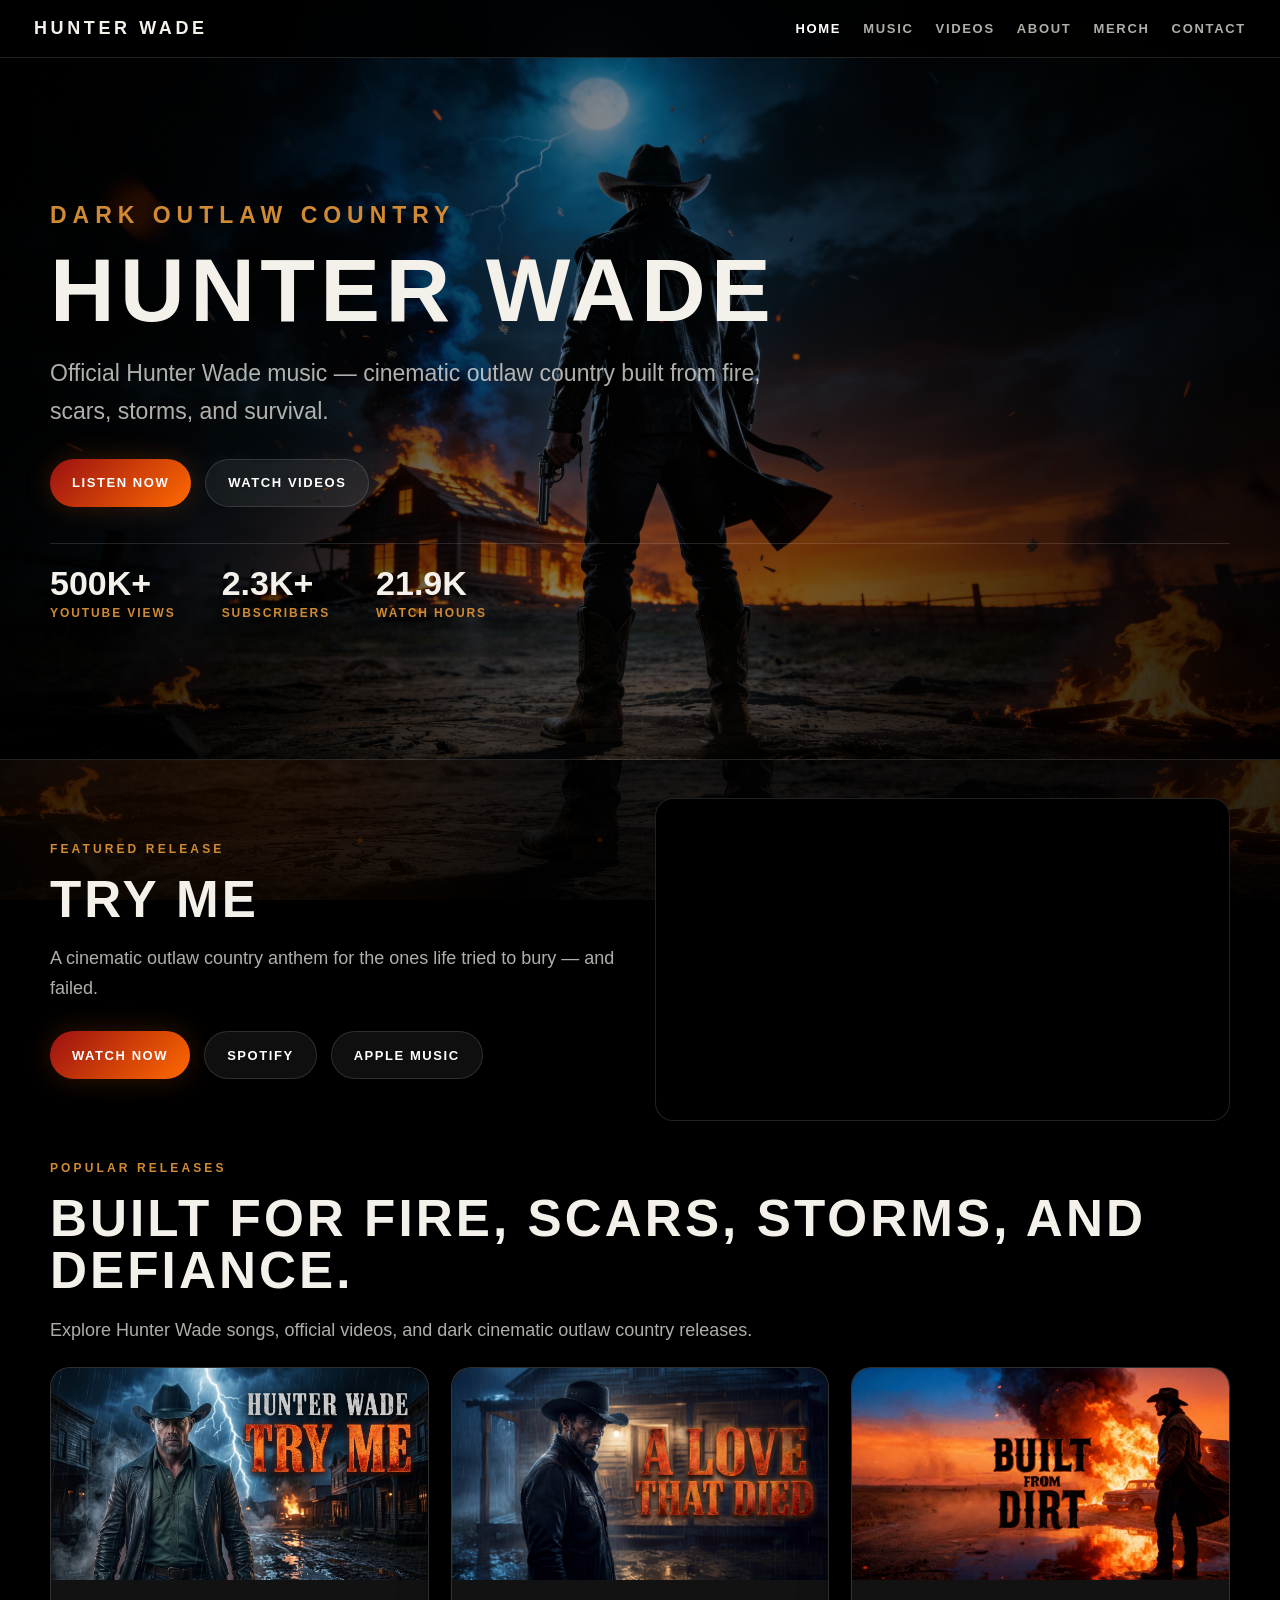
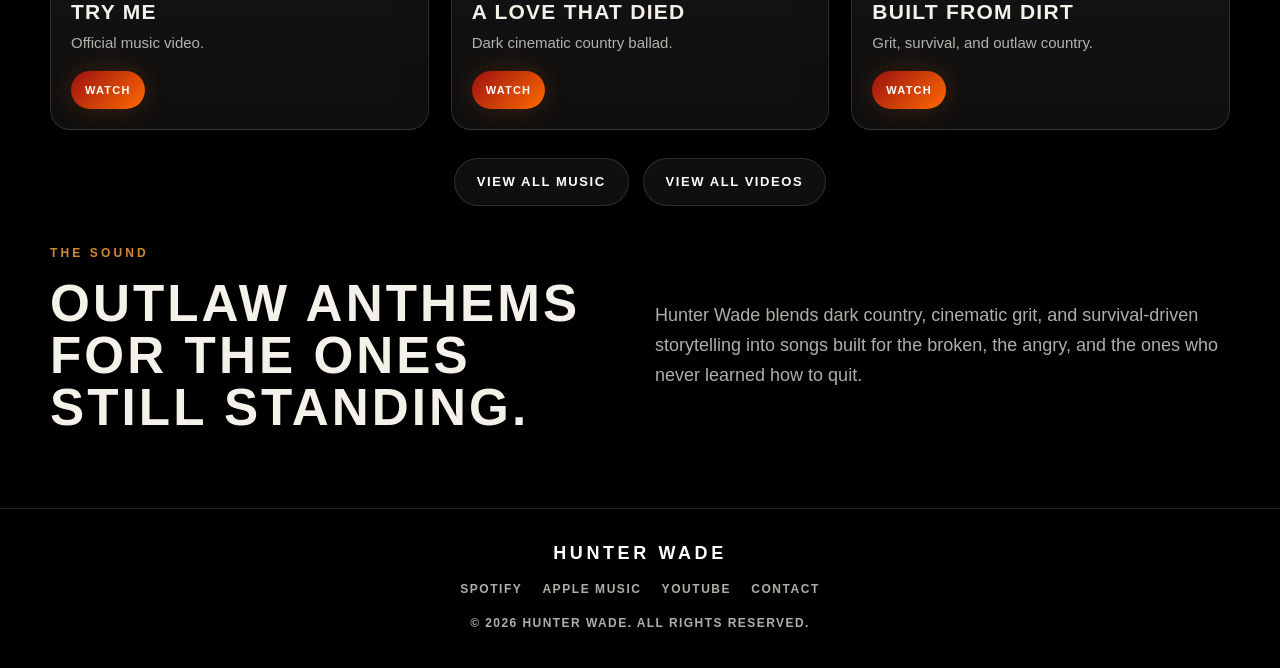
<file: index.html>
<!doctype html>
<html lang="en">
<head>
  <meta charset="utf-8">
  <meta name="viewport" content="width=device-width, initial-scale=1">
  <title>Hunter Wade — Official Website</title>
  <meta name="description" content="Hunter Wade official website — dark outlaw country, cinematic music, official videos, merch, and releases.">
  <link rel="stylesheet" href="/styles.css?v=2000">
</head>

<body>

<header class="site-header">
  <a class="logo" href="/">HUNTER WADE</a>
  <nav class="nav">
    <a class="active" href="/">Home</a>
    <a href="/music/">Music</a>
    <a href="/videos/">Videos</a>
    <a href="/about/">About</a>
    <a href="/merch/">Merch</a>
    <a href="/contact/">Contact</a>
  </nav>
</header>

<main>

  <section class="hero">
    <div class="hero-content">
      <p class="kicker">DARK OUTLAW COUNTRY</p>
      <h1>HUNTER WADE</h1>
      <p>Official Hunter Wade music — cinematic outlaw country built from fire, scars, storms, and survival.</p>

      <div class="hero-actions">
        <a class="btn primary" href="/music/">Listen Now</a>
        <a class="btn" href="/videos/">Watch Videos</a>
      </div>

      <div class="stats">
        <div>
          <div class="stat-number">500K+</div>
          <div class="stat-label">YouTube Views</div>
        </div>
        <div>
          <div class="stat-number">2.3K+</div>
          <div class="stat-label">Subscribers</div>
        </div>
        <div>
          <div class="stat-number">21.9K</div>
          <div class="stat-label">Watch Hours</div>
        </div>
      </div>
    </div>
  </section>

  <section class="section panel panel-grid">
    <div>
      <p class="kicker">FEATURED RELEASE</p>
      <h2>TRY ME</h2>
      <p>A cinematic outlaw country anthem for the ones life tried to bury — and failed.</p>

      <div class="actions">
        <a class="btn primary" href="https://www.youtube.com/watch?v=io-uug8VnJs" target="_blank">Watch Now</a>
        <a class="btn" href="https://open.spotify.com/artist/49tmro22O9gVMSERh0OFHw" target="_blank">Spotify</a>
        <a class="btn" href="https://music.apple.com/us/album/echoes-of-the-devil-single/1863939327" target="_blank">Apple Music</a>
      </div>
    </div>

    <div class="video-frame">
      <iframe src="https://www.youtube.com/embed/io-uug8VnJs" title="TRY ME - Hunter Wade" allowfullscreen></iframe>
    </div>
  </section>

  <section class="section">
    <div class="panel">
      <p class="kicker">POPULAR RELEASES</p>
      <h2>Built for fire, scars, storms, and defiance.</h2>
      <p>Explore Hunter Wade songs, official videos, and dark cinematic outlaw country releases.</p>
    </div>

    <div class="music-grid" style="margin-top:22px;">
      <article class="card">
        <img class="cover" src="/assets/try me.jpeg" alt="TRY ME cover">
        <div class="card-body">
          <h3 class="card-title">TRY ME</h3>
          <p class="card-text">Official music video.</p>
          <div class="card-actions">
            <a class="small-btn primary" href="https://www.youtube.com/watch?v=io-uug8VnJs" target="_blank">Watch</a>
          </div>
        </div>
      </article>

      <article class="card">
        <img class="cover" src="/assets/alove that died.jpeg" alt="A Love That Died cover">
        <div class="card-body">
          <h3 class="card-title">A Love That Died</h3>
          <p class="card-text">Dark cinematic country ballad.</p>
          <div class="card-actions">
            <a class="small-btn primary" href="https://www.youtube.com/watch?v=QdLkF8TnhlY" target="_blank">Watch</a>
          </div>
        </div>
      </article>

      <article class="card">
        <img class="cover" src="/assets/built from dirt.jpeg" alt="Built From Dirt cover">
        <div class="card-body">
          <h3 class="card-title">Built From Dirt</h3>
          <p class="card-text">Grit, survival, and outlaw country.</p>
          <div class="card-actions">
            <a class="small-btn primary" href="https://www.youtube.com/watch?v=zn3wmySewXM" target="_blank">Watch</a>
          </div>
        </div>
      </article>
    </div>

    <div class="actions" style="justify-content:center;margin-top:28px;">
      <a class="btn" href="/music/">View All Music</a>
      <a class="btn" href="/videos/">View All Videos</a>
    </div>
  </section>

  <section class="section panel panel-grid">
    <div>
      <p class="kicker">THE SOUND</p>
      <h2>Outlaw anthems for the ones still standing.</h2>
    </div>
    <p>Hunter Wade blends dark country, cinematic grit, and survival-driven storytelling into songs built for the broken, the angry, and the ones who never learned how to quit.</p>
  </section>

</main>

<footer class="footer">
  <div class="footer-inner">
    <a class="footer-logo" href="/">HUNTER WADE</a>

    <div class="footer-links">
      <a href="https://open.spotify.com/artist/49tmro22O9gVMSERh0OFHw" target="_blank" rel="noopener">Spotify</a>
      <a href="https://music.apple.com/us/artist/hunter-wade/1863059929" target="_blank" rel="noopener">Apple Music</a>
      <a href="https://www.youtube.com/@HunterWadeOfficial" target="_blank" rel="noopener">YouTube</a>
      <a href="/contact/">Contact</a>
    </div>

    <p>© 2026 Hunter Wade. All rights reserved.</p>
  </div>
</footer>

</body>
</html>
</file>
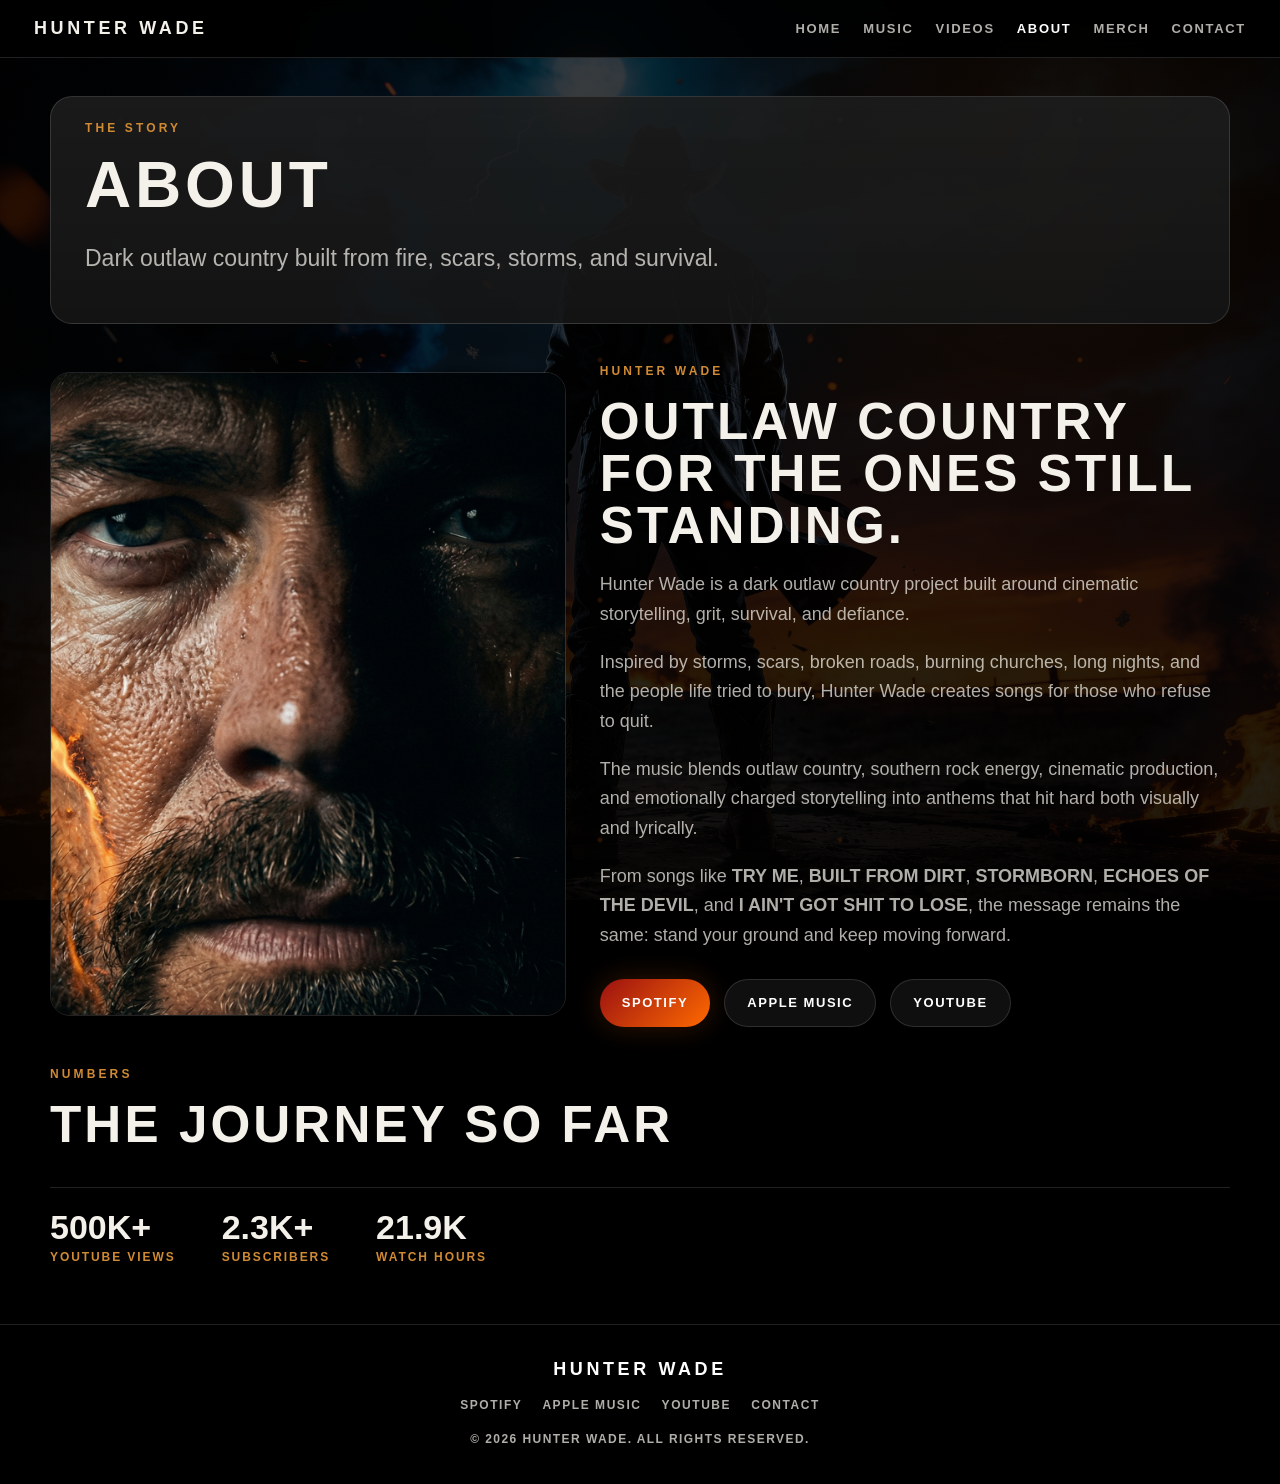
<file: about/index.html>
<!doctype html>

<html lang="en">
<head>
<meta charset="utf-8">
<meta name="viewport" content="width=device-width, initial-scale=1">
<title>About | Hunter Wade</title>
<meta name="description" content="About Hunter Wade — dark outlaw country, cinematic storytelling, survival, fire, storms, and scars.">
<link rel="stylesheet" href="/styles.css?v=3001">
</head>

<body>

<header class="site-header">
<a class="logo" href="/">HUNTER WADE</a>

<nav class="nav">
<a href="/">Home</a>
<a href="/music/">Music</a>
<a href="/videos/">Videos</a>
<a class="active" href="/about/">About</a>
<a href="/merch/">Merch</a>
<a href="/contact/">Contact</a>
</nav>
</header>

<main>

<section class="page-hero">
<p class="kicker">THE STORY</p>
<h1 class="page-title small-title">ABOUT</h1>
<p class="page-lead">
Dark outlaw country built from fire, scars, storms, and survival.
</p>
</section>

<section class="section">

<div class="panel about-layout">

<div class="about-image">
<img src="/assets/hero.jpeg" alt="Hunter Wade">
</div>

<div>

<p class="kicker">HUNTER WADE</p>

<h2>OUTLAW COUNTRY FOR THE ONES STILL STANDING.</h2>

<p>
Hunter Wade is a dark outlaw country project built around cinematic storytelling,
grit, survival, and defiance.
</p>

<p>
Inspired by storms, scars, broken roads, burning churches,
long nights, and the people life tried to bury,
Hunter Wade creates songs for those who refuse to quit.
</p>

<p>
The music blends outlaw country,
southern rock energy,
cinematic production,
and emotionally charged storytelling
into anthems that hit hard both visually and lyrically.
</p>

<p>
From songs like
<strong>TRY ME</strong>,
<strong>BUILT FROM DIRT</strong>,
<strong>STORMBORN</strong>,
<strong>ECHOES OF THE DEVIL</strong>,
and
<strong>I AIN'T GOT SHIT TO LOSE</strong>,
the message remains the same:
stand your ground and keep moving forward.
</p>

<div class="actions">

<a class="btn primary"
href="https://open.spotify.com/artist/49tmro22O9gVMSERh0OFHw"
target="_blank">
Spotify </a>

<a class="btn"
href="https://music.apple.com/us/artist/hunter-wade/1863059929"
target="_blank">
Apple Music </a>

<a class="btn"
href="https://www.youtube.com/@HunterWadeOfficial"
target="_blank">
YouTube </a>

</div>

</div>

</div>

</section>

<section class="section">

<div class="panel">

<p class="kicker">NUMBERS</p>

<h2>THE JOURNEY SO FAR</h2>

<div class="stats">

<div>
<div class="stat-number">500K+</div>
<div class="stat-label">YouTube Views</div>
</div>

<div>
<div class="stat-number">2.3K+</div>
<div class="stat-label">Subscribers</div>
</div>

<div>
<div class="stat-number">21.9K</div>
<div class="stat-label">Watch Hours</div>
</div>

</div>

</div>

</section>

</main>

<footer class="footer">
  <div class="footer-inner">
    <a class="footer-logo" href="/">HUNTER WADE</a>

    <div class="footer-links">
      <a href="https://open.spotify.com/artist/49tmro22O9gVMSERh0OFHw" target="_blank" rel="noopener">Spotify</a>
      <a href="https://music.apple.com/us/artist/hunter-wade/1863059929" target="_blank" rel="noopener">Apple Music</a>
      <a href="https://www.youtube.com/@HunterWadeOfficial" target="_blank" rel="noopener">YouTube</a>
      <a href="/contact/">Contact</a>
    </div>

    <p>© 2026 Hunter Wade. All rights reserved.</p>
  </div>
</footer>

</body>
</html>
</file>
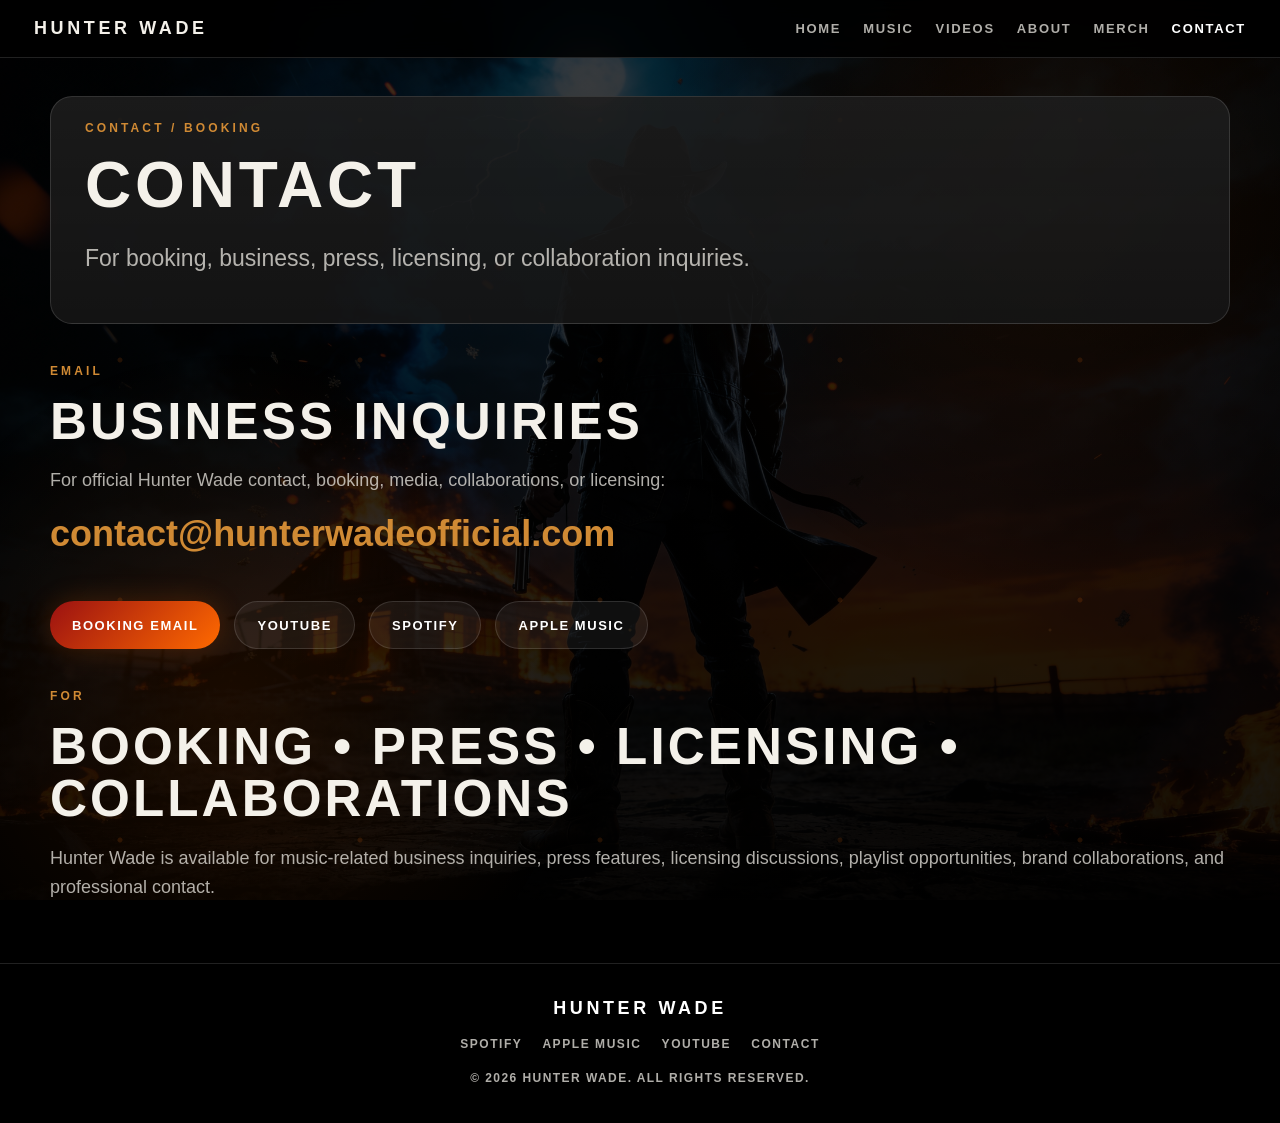
<file: contact/index.html>
<!doctype html>
<html lang="en">
<head>
  <meta charset="utf-8">
  <meta name="viewport" content="width=device-width, initial-scale=1">
  <title>Contact | Hunter Wade</title>
  <meta name="description" content="Contact Hunter Wade for booking, business, press, licensing, and collaboration inquiries.">
  <link rel="stylesheet" href="/styles.css?v=3001">
</head>

<body>

<header class="site-header">
  <a class="logo" href="/">HUNTER WADE</a>

  <nav class="nav">
    <a href="/">Home</a>
    <a href="/music/">Music</a>
    <a href="/videos/">Videos</a>
    <a href="/about/">About</a>
    <a href="/merch/">Merch</a>
    <a class="active" href="/contact/">Contact</a>
  </nav>
</header>

<main>

  <section class="page-hero">
    <p class="kicker">CONTACT / BOOKING</p>
    <h1 class="page-title small-title">CONTACT</h1>
    <p class="page-lead">
      For booking, business, press, licensing, or collaboration inquiries.
    </p>
  </section>

  <section class="section">
    <div class="panel contact-box">

      <div>
        <p class="kicker">EMAIL</p>
        <h2>Business Inquiries</h2>
        <p>
          For official Hunter Wade contact, booking, media, collaborations, or licensing:
        </p>

        <a class="email-link"
           href="mailto:contact@hunterwadeofficial.com?subject=Hunter%20Wade%20Inquiry">
          contact@hunterwadeofficial.com
        </a>
      </div>

      <div class="actions">
        <a class="btn primary"
           href="mailto:contact@hunterwadeofficial.com?subject=Hunter%20Wade%20Booking%20Inquiry">
          Booking Email
        </a>

        <a class="btn"
           href="https://www.youtube.com/@HunterWadeOfficial"
           target="_blank" rel="noopener">
          YouTube
        </a>

        <a class="btn"
           href="https://open.spotify.com/artist/49tmro22O9gVMSERh0OFHw"
           target="_blank" rel="noopener">
          Spotify
        </a>

        <a class="btn"
           href="https://music.apple.com/us/artist/hunter-wade/1863059929"
           target="_blank" rel="noopener">
          Apple Music
        </a>
      </div>

    </div>
  </section>

  <section class="section">
    <div class="panel">
      <p class="kicker">FOR</p>
      <h2>Booking • Press • Licensing • Collaborations</h2>
      <p>
        Hunter Wade is available for music-related business inquiries, press features,
        licensing discussions, playlist opportunities, brand collaborations, and professional contact.
      </p>
    </div>
  </section>

</main>

<footer class="footer">
  <div class="footer-inner">
    <a class="footer-logo" href="/">HUNTER WADE</a>

    <div class="footer-links">
      <a href="https://open.spotify.com/artist/49tmro22O9gVMSERh0OFHw" target="_blank" rel="noopener">Spotify</a>
      <a href="https://music.apple.com/us/artist/hunter-wade/1863059929" target="_blank" rel="noopener">Apple Music</a>
      <a href="https://www.youtube.com/@HunterWadeOfficial" target="_blank" rel="noopener">YouTube</a>
      <a href="/contact/">Contact</a>
    </div>

    <p>© 2026 Hunter Wade. All rights reserved.</p>
  </div>
</footer>

</body>
</html>
</file>
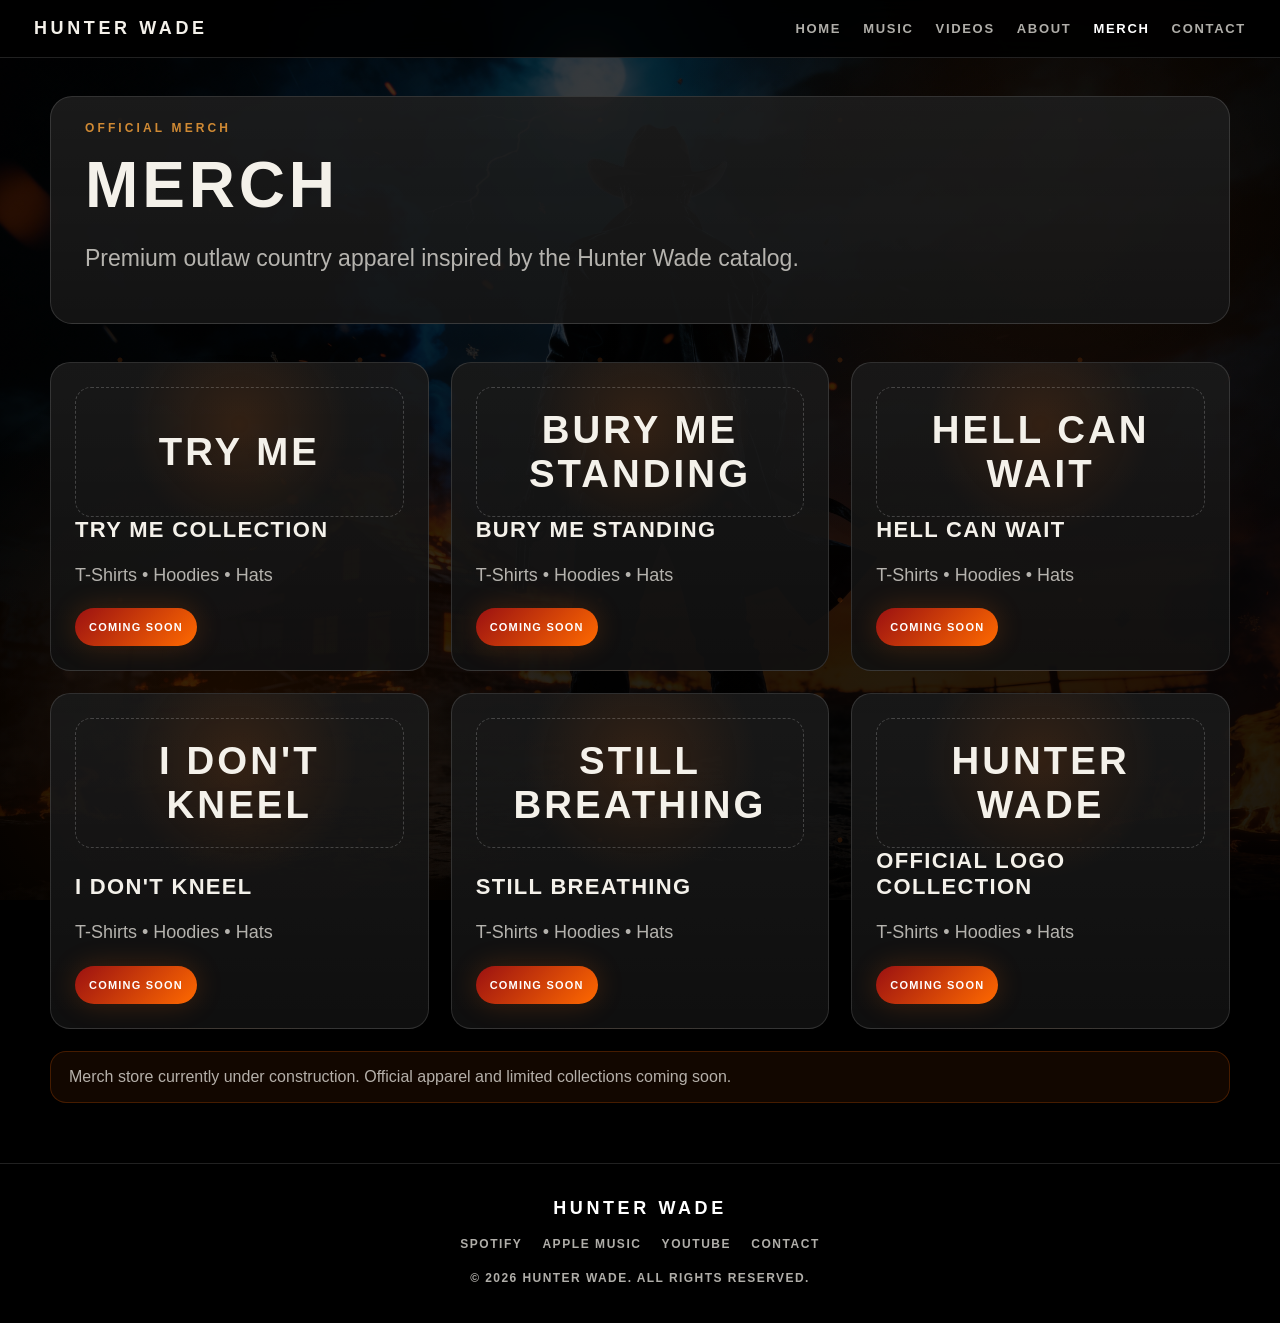
<file: merch/index.html>
<!doctype html>

<html lang="en">
<head>
<meta charset="utf-8">
<meta name="viewport" content="width=device-width, initial-scale=1">
<title>Merch | Hunter Wade</title>
<meta name="description" content="Official Hunter Wade merchandise.">
<link rel="stylesheet" href="/styles.css?v=3001">
</head>

<body>

<header class="site-header">
<a class="logo" href="/">HUNTER WADE</a>

<nav class="nav">
<a href="/">Home</a>
<a href="/music/">Music</a>
<a href="/videos/">Videos</a>
<a href="/about/">About</a>
<a class="active" href="/merch/">Merch</a>
<a href="/contact/">Contact</a>
</nav>
</header>

<main>

<section class="page-hero">
<p class="kicker">OFFICIAL MERCH</p>
<h1 class="page-title small-title">MERCH</h1>
<p class="page-lead">
Premium outlaw country apparel inspired by the Hunter Wade catalog.
</p>
</section>

<section class="section">

<div class="merch-grid">

<div class="merch-card">
<div class="merch-design">
TRY ME
</div>

<div>
<h3>TRY ME COLLECTION</h3>
<p>T-Shirts • Hoodies • Hats</p>

<div class="card-actions">
<a class="small-btn primary" href="#">
COMING SOON
</a>
</div>
</div>
</div>

<div class="merch-card">
<div class="merch-design">
BURY ME<br>STANDING
</div>

<div>
<h3>BURY ME STANDING</h3>
<p>T-Shirts • Hoodies • Hats</p>

<div class="card-actions">
<a class="small-btn primary" href="#">
COMING SOON
</a>
</div>
</div>
</div>

<div class="merch-card">
<div class="merch-design">
HELL CAN<br>WAIT
</div>

<div>
<h3>HELL CAN WAIT</h3>
<p>T-Shirts • Hoodies • Hats</p>

<div class="card-actions">
<a class="small-btn primary" href="#">
COMING SOON
</a>
</div>
</div>
</div>

<div class="merch-card">
<div class="merch-design">
I DON'T<br>KNEEL
</div>

<div>
<h3>I DON'T KNEEL</h3>
<p>T-Shirts • Hoodies • Hats</p>

<div class="card-actions">
<a class="small-btn primary" href="#">
COMING SOON
</a>
</div>
</div>
</div>

<div class="merch-card">
<div class="merch-design">
STILL<br>BREATHING
</div>

<div>
<h3>STILL BREATHING</h3>
<p>T-Shirts • Hoodies • Hats</p>

<div class="card-actions">
<a class="small-btn primary" href="#">
COMING SOON
</a>
</div>
</div>
</div>

<div class="merch-card">
<div class="merch-design">
HUNTER<br>WADE
</div>

<div>
<h3>OFFICIAL LOGO COLLECTION</h3>
<p>T-Shirts • Hoodies • Hats</p>

<div class="card-actions">
<a class="small-btn primary" href="#">
COMING SOON
</a>
</div>
</div>
</div>

</div>

<div class="notice">
Merch store currently under construction.
Official apparel and limited collections coming soon.
</div>

</section>

</main>

<footer class="footer">
  <div class="footer-inner">
    <a class="footer-logo" href="/">HUNTER WADE</a>

    <div class="footer-links">
      <a href="https://open.spotify.com/artist/49tmro22O9gVMSERh0OFHw" target="_blank" rel="noopener">Spotify</a>
      <a href="https://music.apple.com/us/artist/hunter-wade/1863059929" target="_blank" rel="noopener">Apple Music</a>
      <a href="https://www.youtube.com/@HunterWadeOfficial" target="_blank" rel="noopener">YouTube</a>
      <a href="/contact/">Contact</a>
    </div>

    <p>© 2026 Hunter Wade. All rights reserved.</p>
  </div>
</footer>

</body>
</html>
</file>
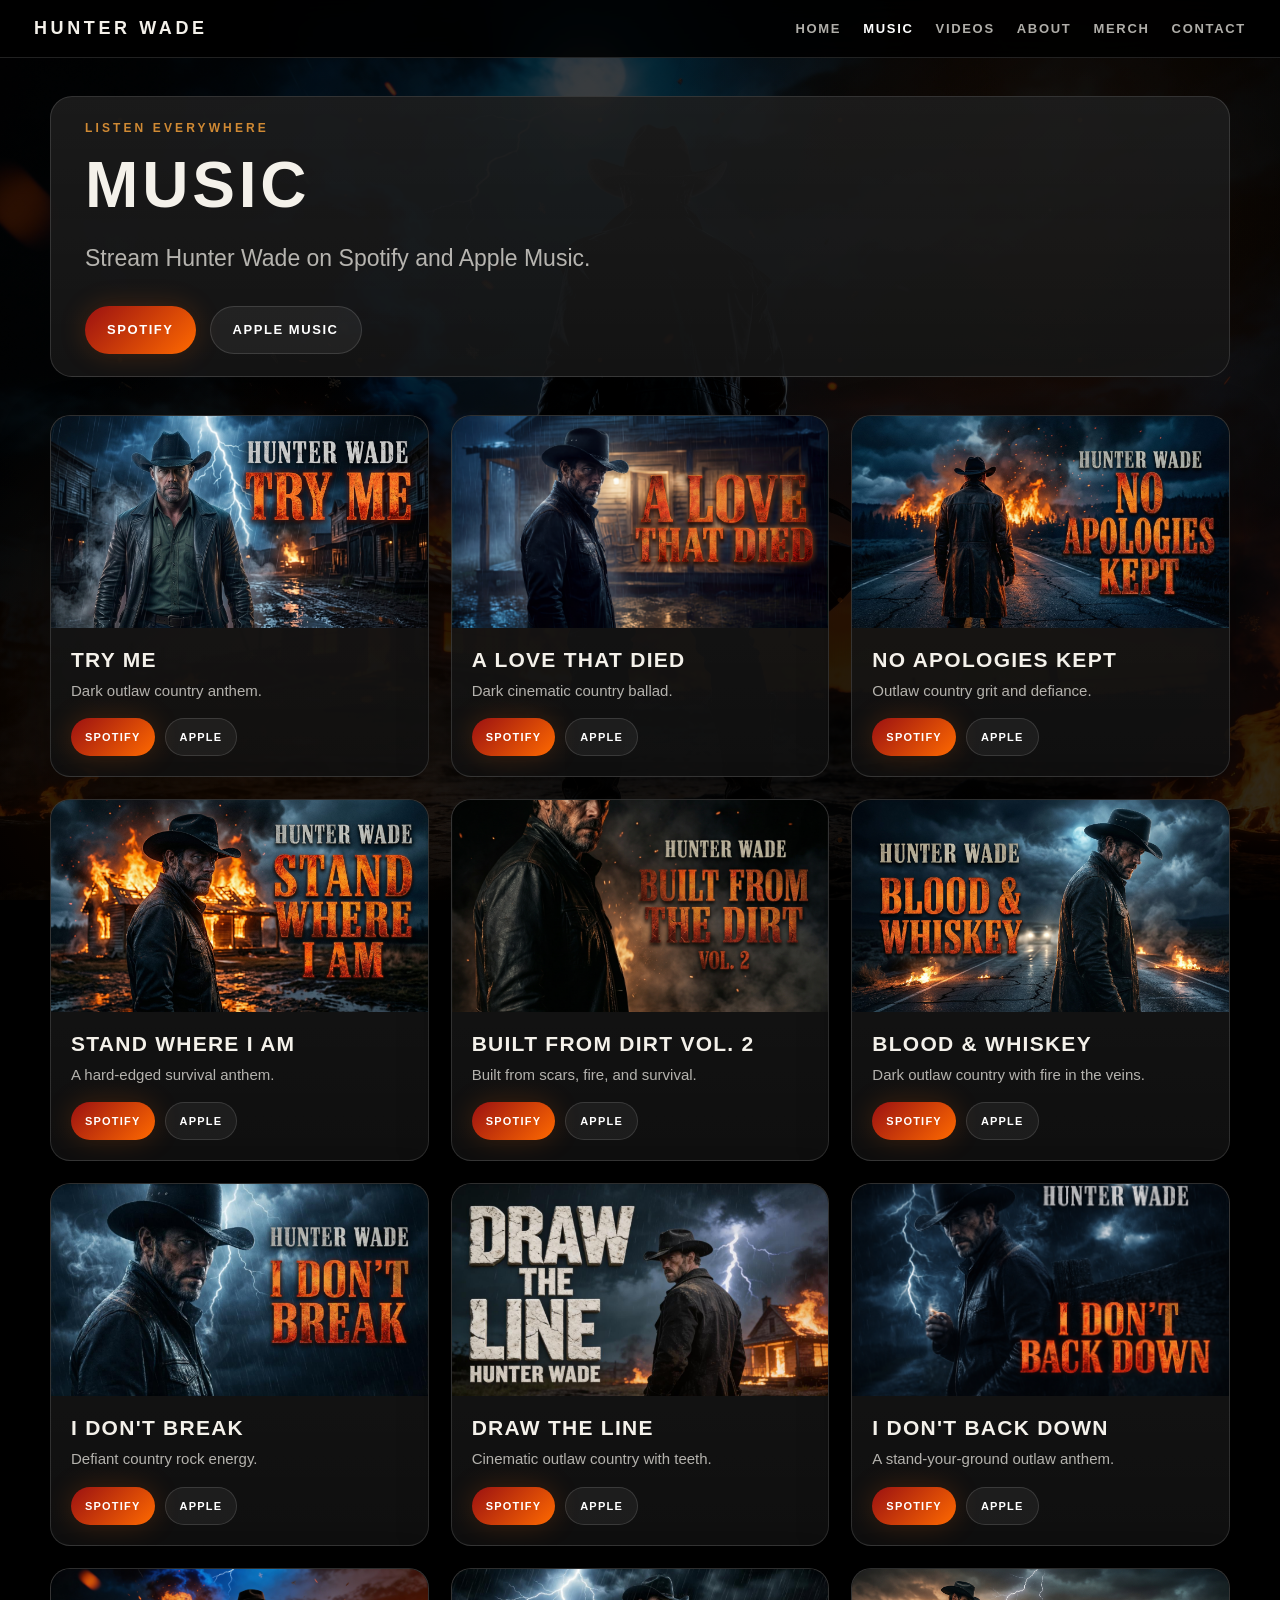
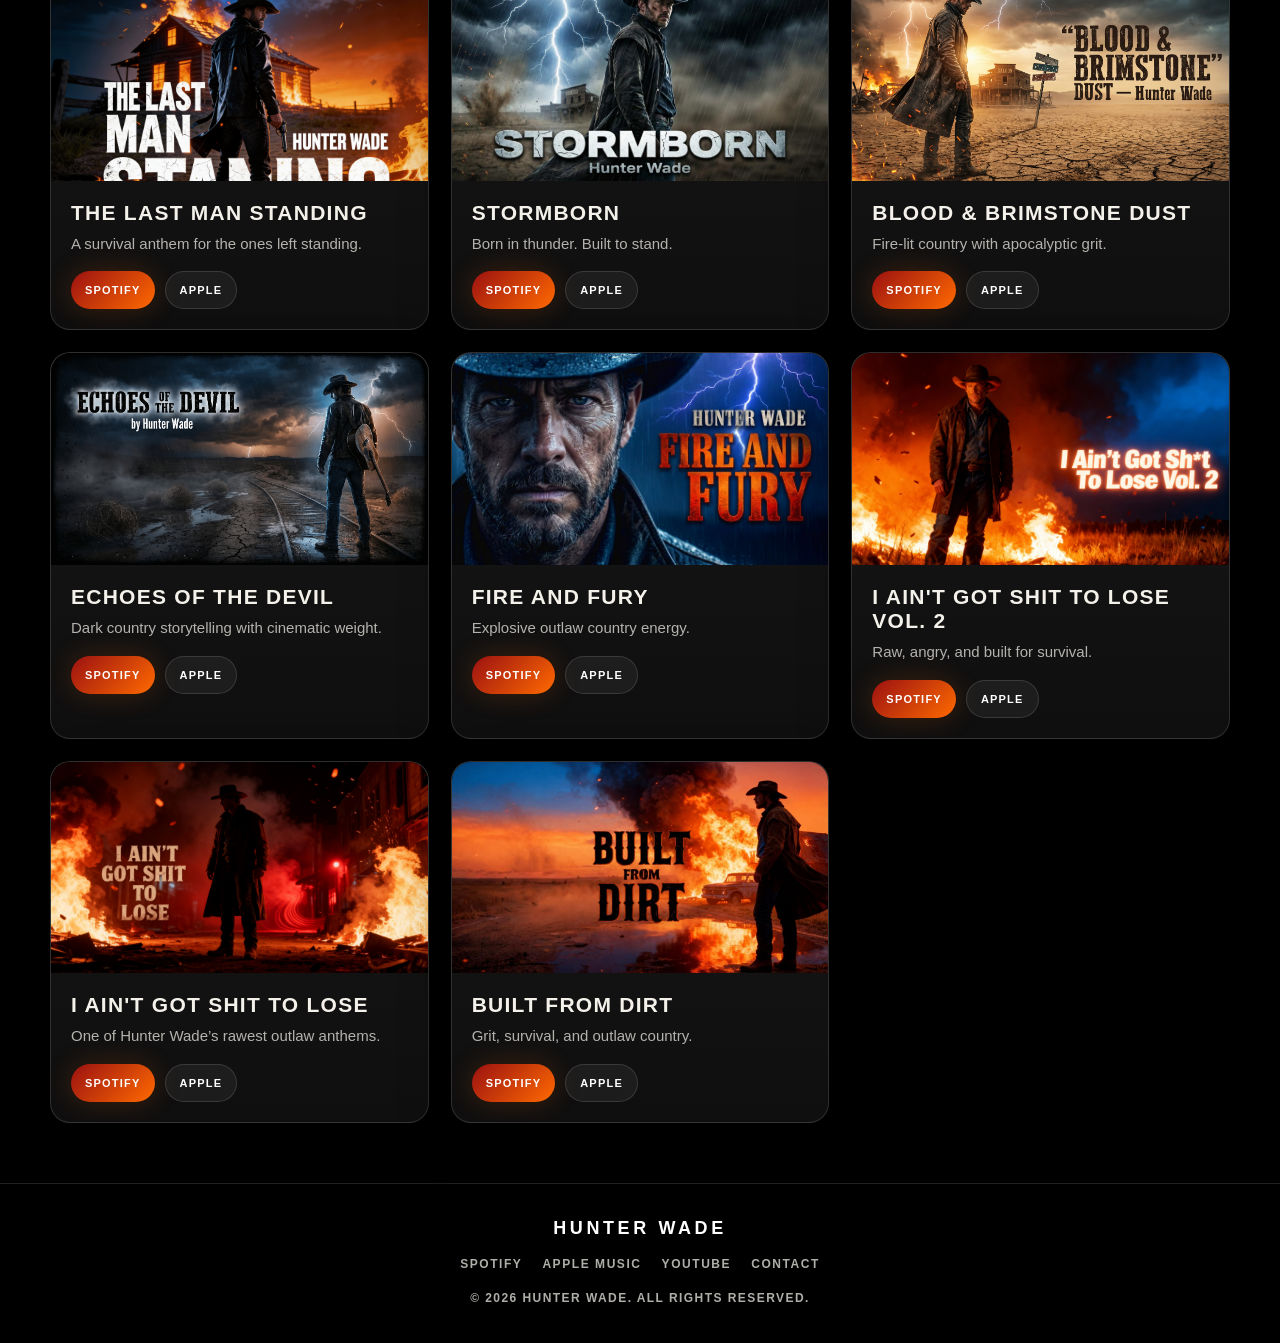
<file: music/index.html>
<!doctype html>
<html lang="en">
<head>
  <meta charset="utf-8">
  <meta name="viewport" content="width=device-width, initial-scale=1">
  <title>Music | Hunter Wade</title>
  <meta name="description" content="Listen to Hunter Wade on Spotify and Apple Music. Dark outlaw country songs, albums, and releases.">
  <link rel="stylesheet" href="/styles.css?v=3001">
</head>

<body>

<header class="site-header">
  <a class="logo" href="/">HUNTER WADE</a>

  <nav class="nav">
    <a href="/">Home</a>
    <a class="active" href="/music/">Music</a>
    <a href="/videos/">Videos</a>
    <a href="/about/">About</a>
    <a href="/merch/">Merch</a>
    <a href="/contact/">Contact</a>
  </nav>
</header>

<main>

  <section class="page-hero">
    <p class="kicker">LISTEN EVERYWHERE</p>
<h1 class="page-title small-title">MUSIC</h1>
    <p class="page-lead">
      Stream Hunter Wade on Spotify and Apple Music.
    </p>

    <div class="actions">
      <a class="btn primary" href="https://open.spotify.com/artist/49tmro22O9gVMSERh0OFHw" target="_blank" rel="noopener">Spotify</a>
      <a class="btn" href="https://music.apple.com/us/artist/hunter-wade/1863059929" target="_blank" rel="noopener">Apple Music</a>
    </div>
  </section>

  <section class="section">
    <div class="music-grid">

      <article class="card">
        <img class="cover" src="/assets/try me.jpeg" alt="TRY ME cover">
        <div class="card-body">
          <h3 class="card-title">TRY ME</h3>
          <p class="card-text">Dark outlaw country anthem.</p>
          <div class="card-actions">
            <a class="small-btn primary" href="https://open.spotify.com/artist/49tmro22O9gVMSERh0OFHw" target="_blank" rel="noopener">Spotify</a>
            <a class="small-btn" href="https://music.apple.com/us/artist/hunter-wade/1863059929" target="_blank" rel="noopener">Apple</a>
          </div>
        </div>
      </article>

      <article class="card">
        <img class="cover" src="/assets/alove that died.jpeg" alt="A Love That Died cover">
        <div class="card-body">
          <h3 class="card-title">A LOVE THAT DIED</h3>
          <p class="card-text">Dark cinematic country ballad.</p>
          <div class="card-actions">
            <a class="small-btn primary" href="https://open.spotify.com/artist/49tmro22O9gVMSERh0OFHw" target="_blank" rel="noopener">Spotify</a>
            <a class="small-btn" href="https://music.apple.com/us/artist/hunter-wade/1863059929" target="_blank" rel="noopener">Apple</a>
          </div>
        </div>
      </article>

      <article class="card">
        <img class="cover" src="/assets/no apologise kept.jpg" alt="No Apologies Kept cover">
        <div class="card-body">
          <h3 class="card-title">NO APOLOGIES KEPT</h3>
          <p class="card-text">Outlaw country grit and defiance.</p>
          <div class="card-actions">
            <a class="small-btn primary" href="https://open.spotify.com/artist/49tmro22O9gVMSERh0OFHw" target="_blank" rel="noopener">Spotify</a>
            <a class="small-btn" href="https://music.apple.com/us/artist/hunter-wade/1863059929" target="_blank" rel="noopener">Apple</a>
          </div>
        </div>
      </article>

      <article class="card">
        <img class="cover" src="/assets/stand where i am.jpg" alt="Stand Where I Am cover">
        <div class="card-body">
          <h3 class="card-title">STAND WHERE I AM</h3>
          <p class="card-text">A hard-edged survival anthem.</p>
          <div class="card-actions">
            <a class="small-btn primary" href="https://open.spotify.com/artist/49tmro22O9gVMSERh0OFHw" target="_blank" rel="noopener">Spotify</a>
            <a class="small-btn" href="https://music.apple.com/us/artist/hunter-wade/1863059929" target="_blank" rel="noopener">Apple</a>
          </div>
        </div>
      </article>

      <article class="card">
        <img class="cover" src="/assets/built from dirt vol2.png" alt="Built From Dirt Vol. 2 cover">
        <div class="card-body">
          <h3 class="card-title">BUILT FROM DIRT VOL. 2</h3>
          <p class="card-text">Built from scars, fire, and survival.</p>
          <div class="card-actions">
            <a class="small-btn primary" href="https://open.spotify.com/artist/49tmro22O9gVMSERh0OFHw" target="_blank" rel="noopener">Spotify</a>
            <a class="small-btn" href="https://music.apple.com/us/artist/hunter-wade/1863059929" target="_blank" rel="noopener">Apple</a>
          </div>
        </div>
      </article>

      <article class="card">
        <img class="cover" src="/assets/blood and whiskey.jpeg" alt="Blood and Whiskey cover">
        <div class="card-body">
          <h3 class="card-title">BLOOD & WHISKEY</h3>
          <p class="card-text">Dark outlaw country with fire in the veins.</p>
          <div class="card-actions">
            <a class="small-btn primary" href="https://open.spotify.com/artist/49tmro22O9gVMSERh0OFHw" target="_blank" rel="noopener">Spotify</a>
            <a class="small-btn" href="https://music.apple.com/us/artist/hunter-wade/1863059929" target="_blank" rel="noopener">Apple</a>
          </div>
        </div>
      </article>

      <article class="card">
        <img class="cover" src="/assets/i dont break.png" alt="I Don't Break cover">
        <div class="card-body">
          <h3 class="card-title">I DON'T BREAK</h3>
          <p class="card-text">Defiant country rock energy.</p>
          <div class="card-actions">
            <a class="small-btn primary" href="https://open.spotify.com/artist/49tmro22O9gVMSERh0OFHw" target="_blank" rel="noopener">Spotify</a>
            <a class="small-btn" href="https://music.apple.com/us/artist/hunter-wade/1863059929" target="_blank" rel="noopener">Apple</a>
          </div>
        </div>
      </article>

      <article class="card">
        <img class="cover" src="/assets/draw the line.png" alt="Draw The Line cover">
        <div class="card-body">
          <h3 class="card-title">DRAW THE LINE</h3>
          <p class="card-text">Cinematic outlaw country with teeth.</p>
          <div class="card-actions">
            <a class="small-btn primary" href="https://open.spotify.com/artist/49tmro22O9gVMSERh0OFHw" target="_blank" rel="noopener">Spotify</a>
            <a class="small-btn" href="https://music.apple.com/us/artist/hunter-wade/1863059929" target="_blank" rel="noopener">Apple</a>
          </div>
        </div>
      </article>

      <article class="card">
        <img class="cover" src="/assets/i dont backdown.png" alt="I Don't Back Down cover">
        <div class="card-body">
          <h3 class="card-title">I DON'T BACK DOWN</h3>
          <p class="card-text">A stand-your-ground outlaw anthem.</p>
          <div class="card-actions">
            <a class="small-btn primary" href="https://open.spotify.com/artist/49tmro22O9gVMSERh0OFHw" target="_blank" rel="noopener">Spotify</a>
            <a class="small-btn" href="https://music.apple.com/us/artist/hunter-wade/1863059929" target="_blank" rel="noopener">Apple</a>
          </div>
        </div>
      </article>

      <article class="card">
        <img class="cover" src="/assets/the last man standing.png" alt="The Last Man Standing cover">
        <div class="card-body">
          <h3 class="card-title">THE LAST MAN STANDING</h3>
          <p class="card-text">A survival anthem for the ones left standing.</p>
          <div class="card-actions">
            <a class="small-btn primary" href="https://open.spotify.com/artist/49tmro22O9gVMSERh0OFHw" target="_blank" rel="noopener">Spotify</a>
            <a class="small-btn" href="https://music.apple.com/us/artist/hunter-wade/1863059929" target="_blank" rel="noopener">Apple</a>
          </div>
        </div>
      </article>

      <article class="card">
        <img class="cover" src="/assets/stormborn.png" alt="Stormborn cover">
        <div class="card-body">
          <h3 class="card-title">STORMBORN</h3>
          <p class="card-text">Born in thunder. Built to stand.</p>
          <div class="card-actions">
            <a class="small-btn primary" href="https://open.spotify.com/artist/49tmro22O9gVMSERh0OFHw" target="_blank" rel="noopener">Spotify</a>
            <a class="small-btn" href="https://music.apple.com/us/artist/hunter-wade/1863059929" target="_blank" rel="noopener">Apple</a>
          </div>
        </div>
      </article>

      <article class="card">
        <img class="cover" src="/assets/blood and brimstone dust.jpeg" alt="Blood and Brimstone Dust cover">
        <div class="card-body">
          <h3 class="card-title">BLOOD & BRIMSTONE DUST</h3>
          <p class="card-text">Fire-lit country with apocalyptic grit.</p>
          <div class="card-actions">
            <a class="small-btn primary" href="https://open.spotify.com/artist/49tmro22O9gVMSERh0OFHw" target="_blank" rel="noopener">Spotify</a>
            <a class="small-btn" href="https://music.apple.com/us/artist/hunter-wade/1863059929" target="_blank" rel="noopener">Apple</a>
          </div>
        </div>
      </article>

      <article class="card">
        <img class="cover" src="/assets/echoes of the devil.png" alt="Echoes Of The Devil cover">
        <div class="card-body">
          <h3 class="card-title">ECHOES OF THE DEVIL</h3>
          <p class="card-text">Dark country storytelling with cinematic weight.</p>
          <div class="card-actions">
            <a class="small-btn primary" href="https://open.spotify.com/artist/49tmro22O9gVMSERh0OFHw" target="_blank" rel="noopener">Spotify</a>
            <a class="small-btn" href="https://music.apple.com/us/artist/hunter-wade/1863059929" target="_blank" rel="noopener">Apple</a>
          </div>
        </div>
      </article>

      <article class="card">
        <img class="cover" src="/assets/fire and fury.jpg" alt="Fire and Fury cover">
        <div class="card-body">
          <h3 class="card-title">FIRE AND FURY</h3>
          <p class="card-text">Explosive outlaw country energy.</p>
          <div class="card-actions">
            <a class="small-btn primary" href="https://open.spotify.com/artist/49tmro22O9gVMSERh0OFHw" target="_blank" rel="noopener">Spotify</a>
            <a class="small-btn" href="https://music.apple.com/us/artist/hunter-wade/1863059929" target="_blank" rel="noopener">Apple</a>
          </div>
        </div>
      </article>

      <article class="card">
        <img class="cover" src="/assets/i ain't got shit to lose vol2.jpeg" alt="I Ain't Got Shit To Lose Vol. 2 cover">
        <div class="card-body">
          <h3 class="card-title">I AIN'T GOT SHIT TO LOSE VOL. 2</h3>
          <p class="card-text">Raw, angry, and built for survival.</p>
          <div class="card-actions">
            <a class="small-btn primary" href="https://open.spotify.com/artist/49tmro22O9gVMSERh0OFHw" target="_blank" rel="noopener">Spotify</a>
            <a class="small-btn" href="https://music.apple.com/us/artist/hunter-wade/1863059929" target="_blank" rel="noopener">Apple</a>
          </div>
        </div>
      </article>

      <article class="card">
        <img class="cover" src="/assets/i ain't got shit to lose.jpeg" alt="I Ain't Got Shit To Lose cover">
        <div class="card-body">
          <h3 class="card-title">I AIN'T GOT SHIT TO LOSE</h3>
          <p class="card-text">One of Hunter Wade’s rawest outlaw anthems.</p>
          <div class="card-actions">
            <a class="small-btn primary" href="https://open.spotify.com/artist/49tmro22O9gVMSERh0OFHw" target="_blank" rel="noopener">Spotify</a>
            <a class="small-btn" href="https://music.apple.com/us/artist/hunter-wade/1863059929" target="_blank" rel="noopener">Apple</a>
          </div>
        </div>
      </article>

      <article class="card">
        <img class="cover" src="/assets/built from dirt.jpeg" alt="Built From Dirt cover">
        <div class="card-body">
          <h3 class="card-title">BUILT FROM DIRT</h3>
          <p class="card-text">Grit, survival, and outlaw country.</p>
          <div class="card-actions">
            <a class="small-btn primary" href="https://open.spotify.com/artist/49tmro22O9gVMSERh0OFHw" target="_blank" rel="noopener">Spotify</a>
            <a class="small-btn" href="https://music.apple.com/us/artist/hunter-wade/1863059929" target="_blank" rel="noopener">Apple</a>
          </div>
        </div>
      </article>

    </div>
  </section>

</main>

<footer class="footer">
  <div class="footer-inner">
    <a class="footer-logo" href="/">HUNTER WADE</a>

    <div class="footer-links">
      <a href="https://open.spotify.com/artist/49tmro22O9gVMSERh0OFHw" target="_blank" rel="noopener">Spotify</a>
      <a href="https://music.apple.com/us/artist/hunter-wade/1863059929" target="_blank" rel="noopener">Apple Music</a>
      <a href="https://www.youtube.com/@HunterWadeOfficial" target="_blank" rel="noopener">YouTube</a>
      <a href="/contact/">Contact</a>
    </div>

    <p>© 2026 Hunter Wade. All rights reserved.</p>
  </div>
</footer>

</body>
</html>
</file>
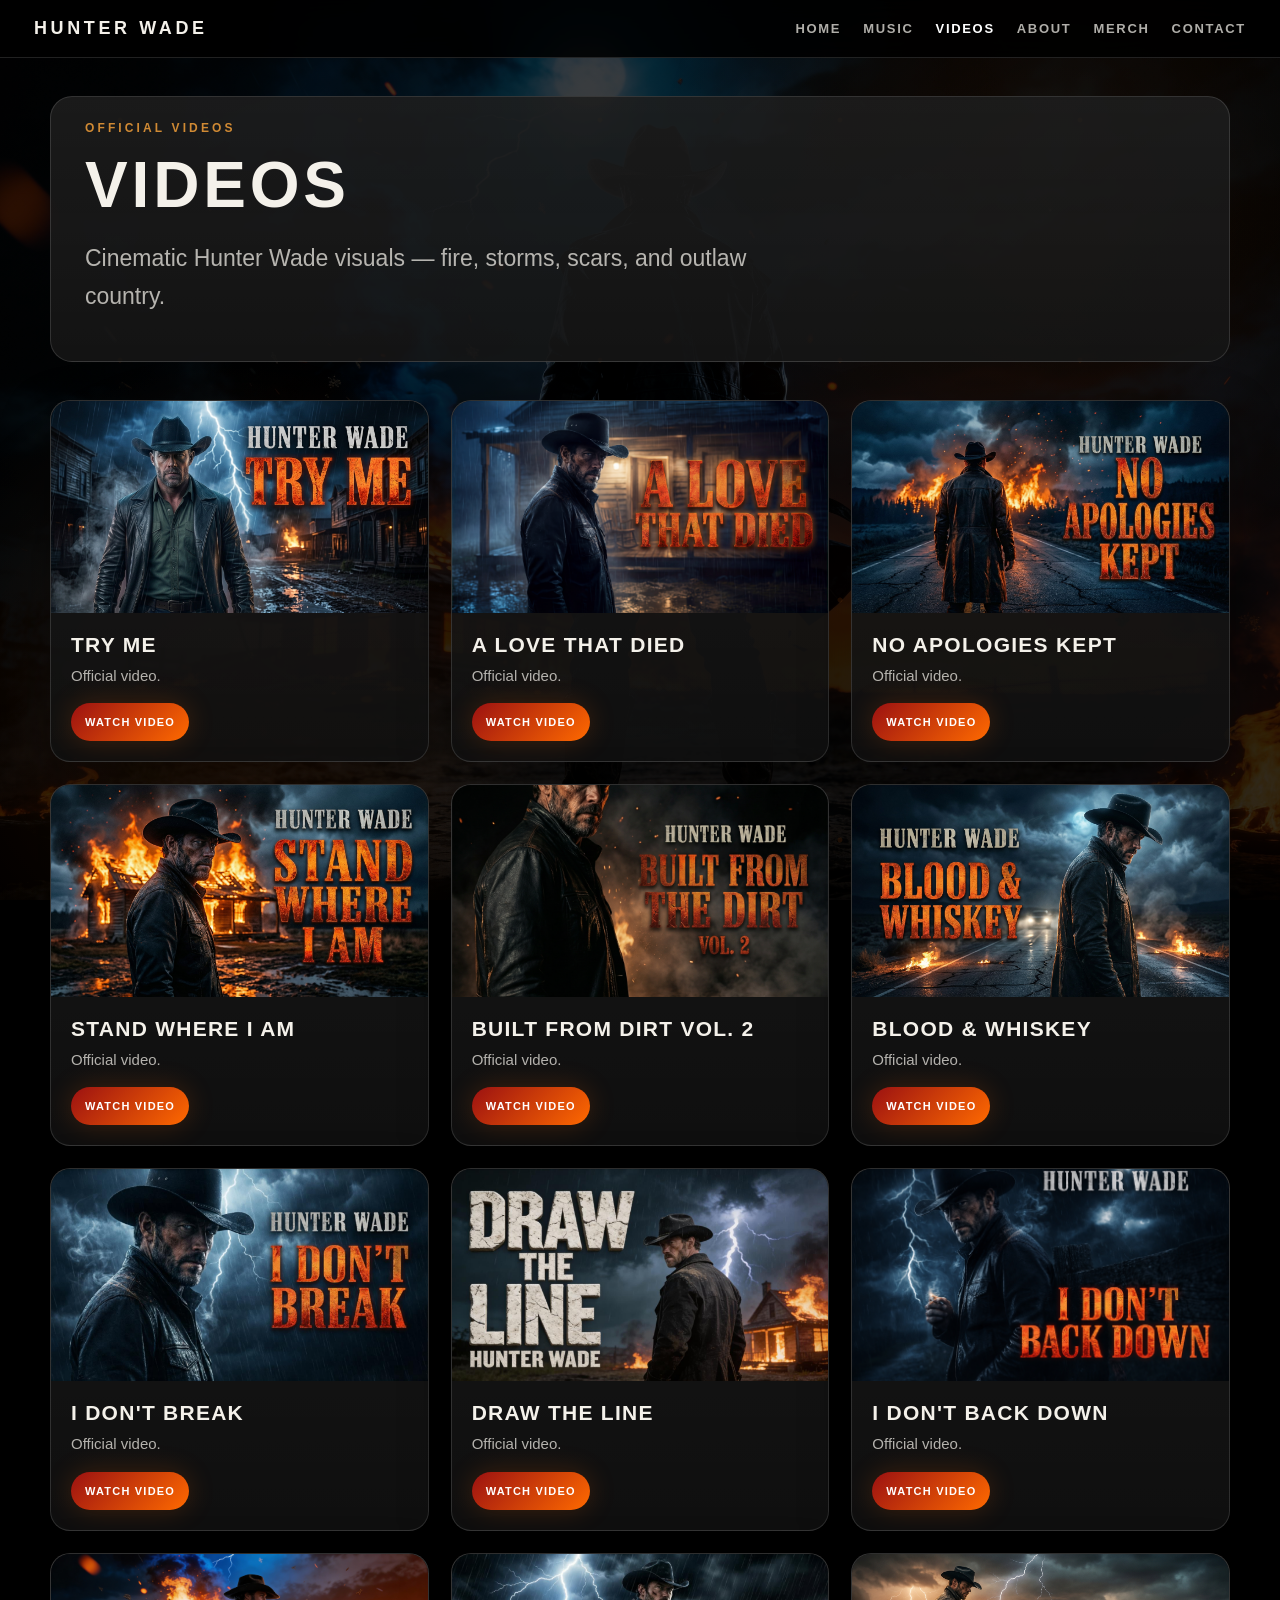
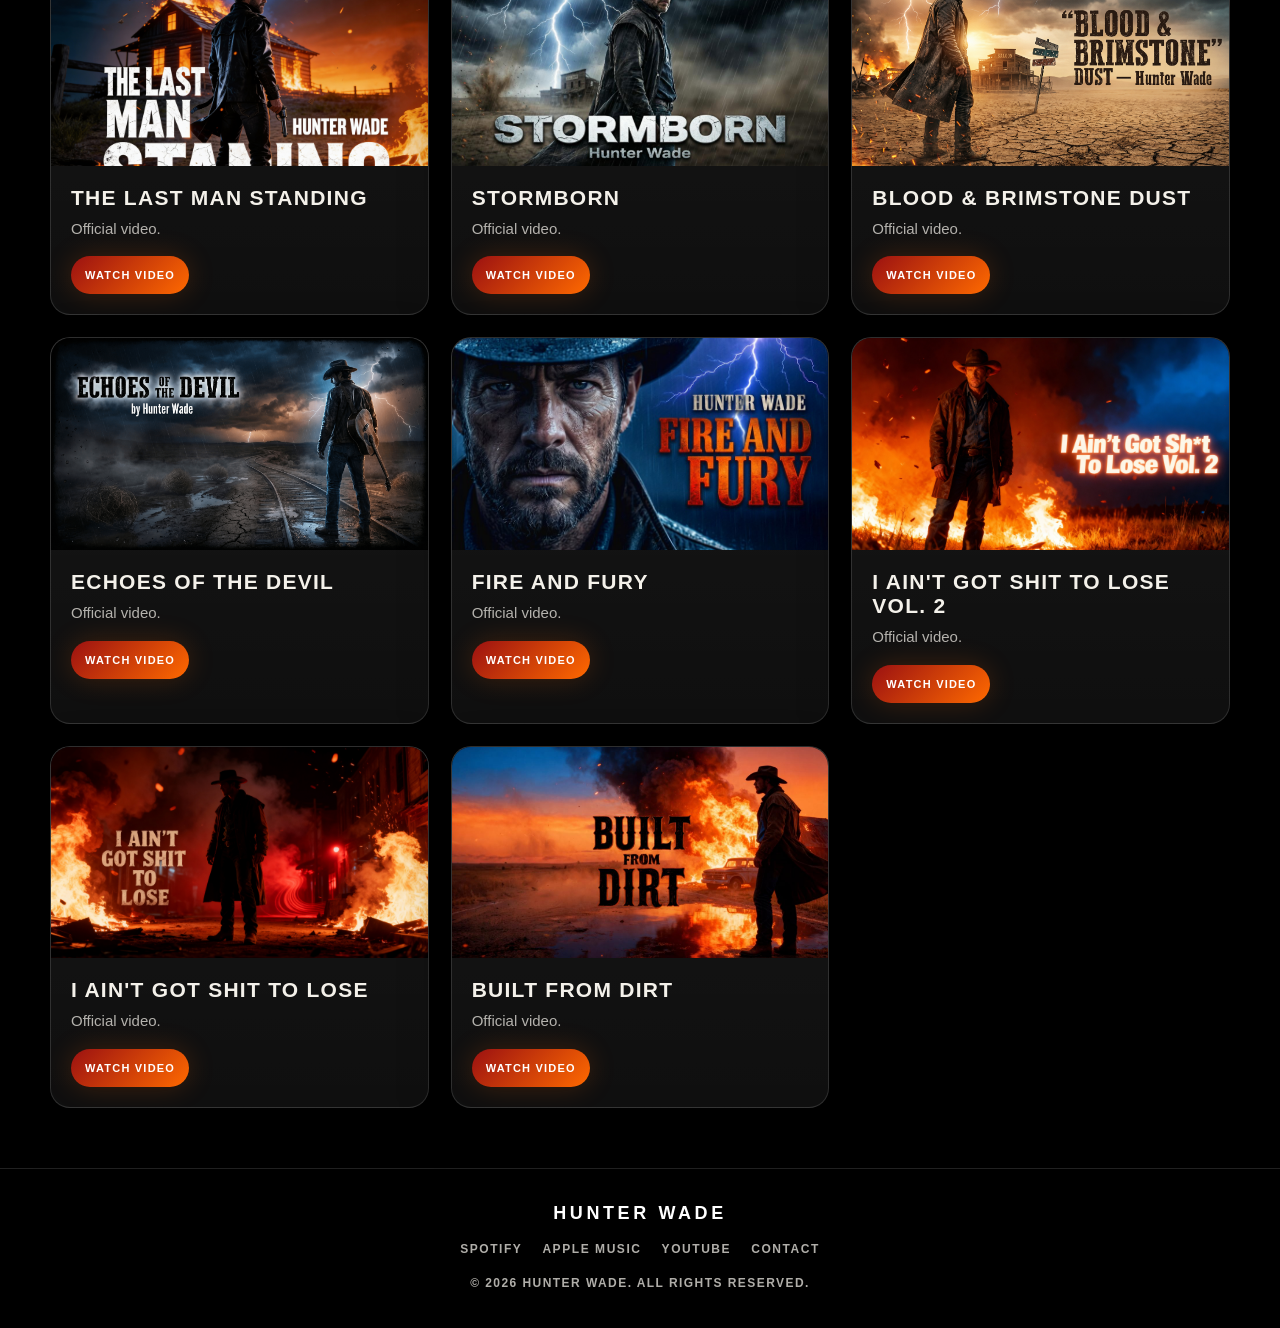
<file: videos/index.html>
<!doctype html>
<html lang="en">
<head>
  <meta charset="utf-8">
  <meta name="viewport" content="width=device-width, initial-scale=1">
  <title>Videos | Hunter Wade</title>
  <meta name="description" content="Official Hunter Wade videos — dark outlaw country, cinematic visuals, fire, storms, and survival.">
  <link rel="stylesheet" href="/styles.css?v=3001">
</head>

<body>

<header class="site-header">
  <a class="logo" href="/">HUNTER WADE</a>

  <nav class="nav">
    <a href="/">Home</a>
    <a href="/music/">Music</a>
    <a class="active" href="/videos/">Videos</a>
    <a href="/about/">About</a>
    <a href="/merch/">Merch</a>
    <a href="/contact/">Contact</a>
  </nav>
</header>

<main>

  <section class="page-hero">
    <p class="kicker">OFFICIAL VIDEOS</p>
    <h1 class="page-title small-title">VIDEOS</h1>
    <p class="page-lead">
      Cinematic Hunter Wade visuals — fire, storms, scars, and outlaw country.
    </p>
  </section>

  <section class="section">
    <div class="music-grid">

      <article class="card">
        <img class="cover" src="/assets/try me.jpeg" alt="TRY ME video">
        <div class="card-body">
          <h3 class="card-title">TRY ME</h3>
          <p class="card-text">Official video.</p>
          <div class="card-actions">
            <a class="small-btn primary" href="https://www.youtube.com/watch?v=io-uug8VnJs" target="_blank" rel="noopener">Watch Video</a>
          </div>
        </div>
      </article>

      <article class="card">
        <img class="cover" src="/assets/alove that died.jpeg" alt="A Love That Died video">
        <div class="card-body">
          <h3 class="card-title">A LOVE THAT DIED</h3>
          <p class="card-text">Official video.</p>
          <div class="card-actions">
            <a class="small-btn primary" href="https://www.youtube.com/watch?v=QdLkF8TnhlY" target="_blank" rel="noopener">Watch Video</a>
          </div>
        </div>
      </article>

      <article class="card">
        <img class="cover" src="/assets/no apologise kept.jpg" alt="No Apologies Kept video">
        <div class="card-body">
          <h3 class="card-title">NO APOLOGIES KEPT</h3>
          <p class="card-text">Official video.</p>
          <div class="card-actions">
            <a class="small-btn primary" href="https://www.youtube.com/watch?v=A9UOMKTQhcs" target="_blank" rel="noopener">Watch Video</a>
          </div>
        </div>
      </article>

      <article class="card">
        <img class="cover" src="/assets/stand where i am.jpg" alt="Stand Where I Am video">
        <div class="card-body">
          <h3 class="card-title">STAND WHERE I AM</h3>
          <p class="card-text">Official video.</p>
          <div class="card-actions">
            <a class="small-btn primary" href="https://www.youtube.com/watch?v=t88LDjk7tb4" target="_blank" rel="noopener">Watch Video</a>
          </div>
        </div>
      </article>

      <article class="card">
        <img class="cover" src="/assets/built from dirt vol2.png" alt="Built From Dirt Vol. 2 video">
        <div class="card-body">
          <h3 class="card-title">BUILT FROM DIRT VOL. 2</h3>
          <p class="card-text">Official video.</p>
          <div class="card-actions">
            <a class="small-btn primary" href="https://www.youtube.com/watch?v=q2W0hdWNVJo" target="_blank" rel="noopener">Watch Video</a>
          </div>
        </div>
      </article>

      <article class="card">
        <img class="cover" src="/assets/blood and whiskey.jpeg" alt="Blood and Whiskey video">
        <div class="card-body">
          <h3 class="card-title">BLOOD & WHISKEY</h3>
          <p class="card-text">Official video.</p>
          <div class="card-actions">
            <a class="small-btn primary" href="https://www.youtube.com/watch?v=VoZjIUCTcbY" target="_blank" rel="noopener">Watch Video</a>
          </div>
        </div>
      </article>

      <article class="card">
        <img class="cover" src="/assets/i dont break.png" alt="I Don't Break video">
        <div class="card-body">
          <h3 class="card-title">I DON'T BREAK</h3>
          <p class="card-text">Official video.</p>
          <div class="card-actions">
            <a class="small-btn primary" href="https://www.youtube.com/watch?v=FMOAo6Nta3Y" target="_blank" rel="noopener">Watch Video</a>
          </div>
        </div>
      </article>

      <article class="card">
        <img class="cover" src="/assets/draw the line.png" alt="Draw The Line video">
        <div class="card-body">
          <h3 class="card-title">DRAW THE LINE</h3>
          <p class="card-text">Official video.</p>
          <div class="card-actions">
            <a class="small-btn primary" href="https://www.youtube.com/watch?v=k3pbEObB3eU" target="_blank" rel="noopener">Watch Video</a>
          </div>
        </div>
      </article>

      <article class="card">
        <img class="cover" src="/assets/i dont backdown.png" alt="I Don't Back Down video">
        <div class="card-body">
          <h3 class="card-title">I DON'T BACK DOWN</h3>
          <p class="card-text">Official video.</p>
          <div class="card-actions">
            <a class="small-btn primary" href="https://www.youtube.com/watch?v=UdA2v7LeqF0" target="_blank" rel="noopener">Watch Video</a>
          </div>
        </div>
      </article>

      <article class="card">
        <img class="cover" src="/assets/the last man standing.png" alt="The Last Man Standing video">
        <div class="card-body">
          <h3 class="card-title">THE LAST MAN STANDING</h3>
          <p class="card-text">Official video.</p>
          <div class="card-actions">
            <a class="small-btn primary" href="https://www.youtube.com/watch?v=ZSjbQbPe_Bc" target="_blank" rel="noopener">Watch Video</a>
          </div>
        </div>
      </article>

      <article class="card">
        <img class="cover" src="/assets/stormborn.png" alt="Stormborn video">
        <div class="card-body">
          <h3 class="card-title">STORMBORN</h3>
          <p class="card-text">Official video.</p>
          <div class="card-actions">
            <a class="small-btn primary" href="https://www.youtube.com/watch?v=ZjYqU2dAlU0" target="_blank" rel="noopener">Watch Video</a>
          </div>
        </div>
      </article>

      <article class="card">
        <img class="cover" src="/assets/blood and brimstone dust.jpeg" alt="Blood and Brimstone Dust video">
        <div class="card-body">
          <h3 class="card-title">BLOOD & BRIMSTONE DUST</h3>
          <p class="card-text">Official video.</p>
          <div class="card-actions">
            <a class="small-btn primary" href="https://www.youtube.com/watch?v=QCcCAsfh_YI" target="_blank" rel="noopener">Watch Video</a>
          </div>
        </div>
      </article>

      <article class="card">
        <img class="cover" src="/assets/echoes of the devil.png" alt="Echoes Of The Devil video">
        <div class="card-body">
          <h3 class="card-title">ECHOES OF THE DEVIL</h3>
          <p class="card-text">Official video.</p>
          <div class="card-actions">
            <a class="small-btn primary" href="https://www.youtube.com/watch?v=Utkmg9VfDgQ" target="_blank" rel="noopener">Watch Video</a>
          </div>
        </div>
      </article>

      <article class="card">
        <img class="cover" src="/assets/fire and fury.jpg" alt="Fire And Fury video">
        <div class="card-body">
          <h3 class="card-title">FIRE AND FURY</h3>
          <p class="card-text">Official video.</p>
          <div class="card-actions">
            <a class="small-btn primary" href="https://www.youtube.com/watch?v=mGz1L2bxStc" target="_blank" rel="noopener">Watch Video</a>
          </div>
        </div>
      </article>

      <article class="card">
        <img class="cover" src="/assets/i ain't got shit to lose vol2.jpeg" alt="I Ain't Got Shit To Lose Vol. 2 video">
        <div class="card-body">
          <h3 class="card-title">I AIN'T GOT SHIT TO LOSE VOL. 2</h3>
          <p class="card-text">Official video.</p>
          <div class="card-actions">
            <a class="small-btn primary" href="https://www.youtube.com/watch?v=h3kkPP-L0ZU" target="_blank" rel="noopener">Watch Video</a>
          </div>
        </div>
      </article>

      <article class="card">
        <img class="cover" src="/assets/i ain't got shit to lose.jpeg" alt="I Ain't Got Shit To Lose video">
        <div class="card-body">
          <h3 class="card-title">I AIN'T GOT SHIT TO LOSE</h3>
          <p class="card-text">Official video.</p>
          <div class="card-actions">
            <a class="small-btn primary" href="https://www.youtube.com/watch?v=-3QMa5XJty8" target="_blank" rel="noopener">Watch Video</a>
          </div>
        </div>
      </article>

      <article class="card">
        <img class="cover" src="/assets/built from dirt.jpeg" alt="Built From Dirt video">
        <div class="card-body">
          <h3 class="card-title">BUILT FROM DIRT</h3>
          <p class="card-text">Official video.</p>
          <div class="card-actions">
            <a class="small-btn primary" href="https://www.youtube.com/watch?v=zn3wmySewXM" target="_blank" rel="noopener">Watch Video</a>
          </div>
        </div>
      </article>

    </div>
  </section>

</main>

<footer class="footer">
  <div class="footer-inner">
    <a class="footer-logo" href="/">HUNTER WADE</a>

    <div class="footer-links">
      <a href="https://open.spotify.com/artist/49tmro22O9gVMSERh0OFHw" target="_blank" rel="noopener">Spotify</a>
      <a href="https://music.apple.com/us/artist/hunter-wade/1863059929" target="_blank" rel="noopener">Apple Music</a>
      <a href="https://www.youtube.com/@HunterWadeOfficial" target="_blank" rel="noopener">YouTube</a>
      <a href="/contact/">Contact</a>
    </div>

    <p>© 2026 Hunter Wade. All rights reserved.</p>
  </div>
</footer>
</body>
</html>
</file>
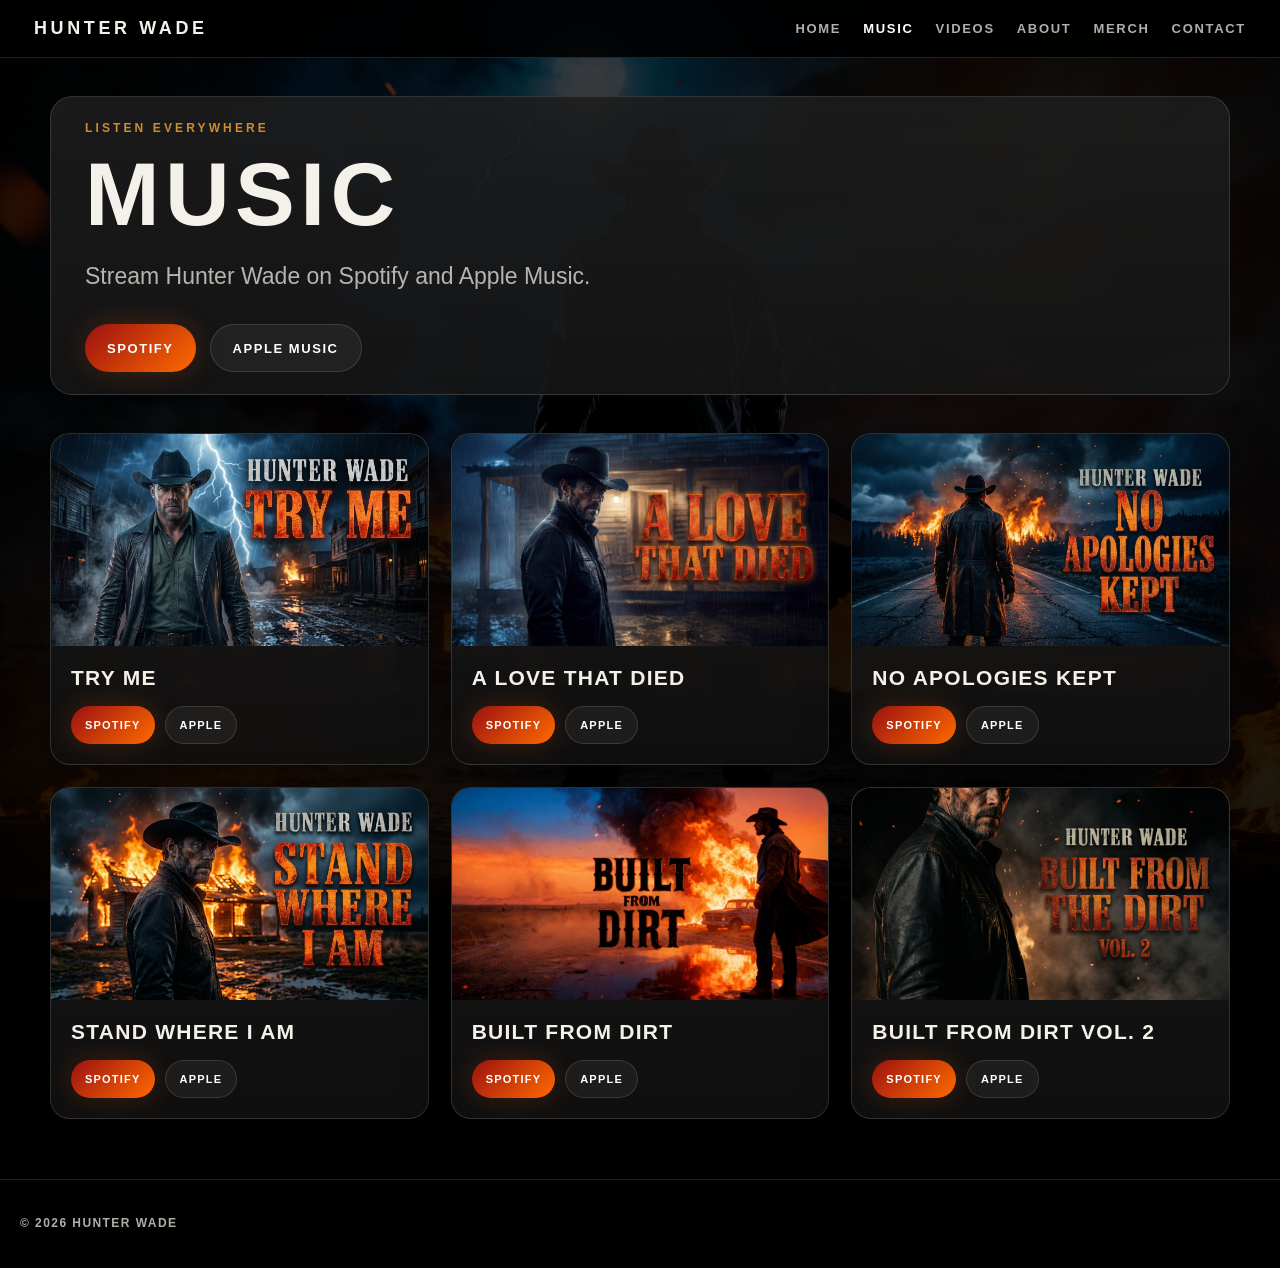
<file: music/music.html>
<!doctype html>

<html lang="en">
<head>
<meta charset="utf-8">
<meta name="viewport" content="width=device-width, initial-scale=1">
<title>Music | Hunter Wade</title>
<link rel="stylesheet" href="/styles.css?v=3000">
</head>

<body>

<header class="site-header">
<a class="logo" href="/">HUNTER WADE</a>

<nav class="nav">
<a href="/">Home</a>
<a class="active" href="/music/">Music</a>
<a href="/videos/">Videos</a>
<a href="/about/">About</a>
<a href="/merch/">Merch</a>
<a href="/contact/">Contact</a>
</nav>
</header>

<section class="page-hero">
<p class="kicker">LISTEN EVERYWHERE</p>
<h1 class="page-title">MUSIC</h1>
<p class="page-lead">
Stream Hunter Wade on Spotify and Apple Music.
</p>

<div class="actions">
<a class="btn primary"
href="https://open.spotify.com/artist/49tmro22O9gVMSERh0OFHw"
target="_blank">
Spotify
</a>

<a class="btn"
href="https://music.apple.com/us/artist/hunter-wade/1863059929"
target="_blank">
Apple Music </a>

</div>
</section>

<section class="section">

<div class="music-grid">

<article class="card">
<img class="cover" src="/assets/try me.jpeg">
<div class="card-body">
<h3 class="card-title">TRY ME</h3>
<div class="card-actions">
<a class="small-btn primary"
href="https://open.spotify.com/artist/49tmro22O9gVMSERh0OFHw"
target="_blank">Spotify</a>

<a class="small-btn"
href="https://music.apple.com/us/artist/hunter-wade/1863059929"
target="_blank">Apple</a>

</div>
</div>
</article>

<article class="card">
<img class="cover" src="/assets/alove that died.jpeg">
<div class="card-body">
<h3 class="card-title">A LOVE THAT DIED</h3>
<div class="card-actions">
<a class="small-btn primary"
href="https://open.spotify.com/artist/49tmro22O9gVMSERh0OFHw"
target="_blank">Spotify</a>

<a class="small-btn"
href="https://music.apple.com/us/artist/hunter-wade/1863059929"
target="_blank">Apple</a>

</div>
</div>
</article>

<article class="card">
<img class="cover" src="/assets/no apologise kept.jpg">
<div class="card-body">
<h3 class="card-title">NO APOLOGIES KEPT</h3>
<div class="card-actions">
<a class="small-btn primary"
href="https://open.spotify.com/artist/49tmro22O9gVMSERh0OFHw"
target="_blank">Spotify</a>

<a class="small-btn"
href="https://music.apple.com/us/artist/hunter-wade/1863059929"
target="_blank">Apple</a>

</div>
</div>
</article>

<article class="card">
<img class="cover" src="/assets/stand where i am.jpg">
<div class="card-body">
<h3 class="card-title">STAND WHERE I AM</h3>
<div class="card-actions">
<a class="small-btn primary"
href="https://open.spotify.com/artist/49tmro22O9gVMSERh0OFHw"
target="_blank">Spotify</a>

<a class="small-btn"
href="https://music.apple.com/us/artist/hunter-wade/1863059929"
target="_blank">Apple</a>

</div>
</div>
</article>

<article class="card">
<img class="cover" src="/assets/built from dirt.jpeg">
<div class="card-body">
<h3 class="card-title">BUILT FROM DIRT</h3>
<div class="card-actions">
<a class="small-btn primary"
href="https://open.spotify.com/artist/49tmro22O9gVMSERh0OFHw"
target="_blank">Spotify</a>

<a class="small-btn"
href="https://music.apple.com/us/artist/hunter-wade/1863059929"
target="_blank">Apple</a>

</div>
</div>
</article>

<article class="card">
<img class="cover" src="/assets/built from dirt vol2.png">
<div class="card-body">
<h3 class="card-title">BUILT FROM DIRT VOL. 2</h3>
<div class="card-actions">
<a class="small-btn primary"
href="https://open.spotify.com/artist/49tmro22O9gVMSERh0OFHw"
target="_blank">Spotify</a>

<a class="small-btn"
href="https://music.apple.com/us/artist/hunter-wade/1863059929"
target="_blank">Apple</a>

</div>
</div>
</article>

</div>

</section>

<footer class="footer">
<p>© 2026 Hunter Wade</p>
</footer>

</body>
</html>
</file>
<file: styles.css>
:root{
  --panel:rgba(16,16,16,.88);
  --text:#f4f1ea;
  --muted:rgba(244,241,234,.72);
  --line:rgba(255,255,255,.13);
  --gold:#d08a34;
  --fire:#ff6a00;
  --red:#9b1111;
  --radius:22px;
  --max:1180px;
}

*{box-sizing:border-box}

html{scroll-behavior:smooth}

body{
  margin:0;
  font-family:Arial, Helvetica, sans-serif;
  color:var(--text);
  background:
    linear-gradient(180deg,rgba(0,0,0,.74),rgba(0,0,0,.96)),
    url("/assets/background.jpeg") center/cover fixed no-repeat,
    #000;
  overflow-x:hidden;
}

body::before{
  content:"";
  position:fixed;
  inset:0;
  z-index:-2;
  pointer-events:none;
  background:
    radial-gradient(circle at 18% 78%, rgba(255,106,0,.10), transparent 28%),
    radial-gradient(circle at 82% 22%, rgba(255,106,0,.08), transparent 32%);
  animation: smokeDrift 18s ease-in-out infinite alternate;
}

body::after{
  content:"";
  position:fixed;
  inset:0;
  z-index:-1;
  pointer-events:none;
  opacity:.15;
  background-image:
    radial-gradient(circle, rgba(255,120,20,.9) 0 2px, transparent 3px),
    radial-gradient(circle, rgba(255,180,80,.6) 0 1px, transparent 2px);
  background-size:240px 240px,420px 420px;
  animation: embersFloat 26s linear infinite;
}

@keyframes smokeDrift{
  from{transform:translate(-20px,20px) scale(1);opacity:.45}
  to{transform:translate(25px,-25px) scale(1.08);opacity:.8}
}

@keyframes embersFloat{
  from{background-position:0 100vh,120px 110vh}
  to{background-position:120px -240px,260px -420px}
}

a{color:inherit}
img{max-width:100%;display:block}

.site-header{
  position:sticky;
  top:0;
  z-index:50;
  display:flex;
  justify-content:space-between;
  align-items:center;
  gap:24px;
  padding:18px 34px;
  background:rgba(0,0,0,.88);
  backdrop-filter:blur(14px);
  border-bottom:1px solid var(--line);
}

.logo{
  text-decoration:none;
  font-weight:900;
  letter-spacing:.2em;
  font-size:18px;
  white-space:nowrap;
}

.nav{
  display:flex;
  gap:22px;
  flex-wrap:wrap;
  justify-content:flex-end;
}

.nav a{
  text-decoration:none;
  color:var(--muted);
  text-transform:uppercase;
  font-size:13px;
  font-weight:900;
  letter-spacing:.13em;
}

.nav a:hover,
.nav a.active{color:#fff}

.hero{
  min-height:78vh;
  display:flex;
  align-items:center;
  padding:70px 34px;
  border-bottom:1px solid var(--line);
  background:
    linear-gradient(90deg,rgba(0,0,0,.9),rgba(0,0,0,.42),rgba(0,0,0,.86)),
    url("/assets/background.jpeg") center/cover no-repeat;
}

.hero-content{
  width:min(var(--max),100%);
  margin:0 auto;
}

.kicker{
  margin:0 0 14px;
  color:var(--gold);
  font-size:12px;
  font-weight:900;
  letter-spacing:.26em;
  text-transform:uppercase;
}

h1,
.page-title{
  margin:0;
  font-size:clamp(46px,7vw,96px);
  line-height:.92;
  letter-spacing:.06em;
  text-transform:uppercase;
}
.small-title{
  font-size:clamp(42px,5vw,72px)!important;
  line-height:1;
}
h2{
  margin:0 0 14px;
  font-size:clamp(30px,4vw,54px);
  line-height:1.02;
  letter-spacing:.06em;
  text-transform:uppercase;
}

h3{
  margin:0;
  font-size:22px;
  letter-spacing:.06em;
  text-transform:uppercase;
}

p{
  color:var(--muted);
  font-size:18px;
  line-height:1.65;
}

.hero p,
.page-lead{
  max-width:720px;
  font-size:clamp(18px,2vw,23px);
}

.actions,
.hero-actions{
  display:flex;
  flex-wrap:wrap;
  gap:14px;
  margin-top:28px;
}

.btn{
  display:inline-flex;
  justify-content:center;
  align-items:center;
  min-height:48px;
  padding:0 22px;
  border-radius:999px;
  border:1px solid var(--line);
  background:rgba(255,255,255,.06);
  color:#fff;
  text-decoration:none;
  text-transform:uppercase;
  font-size:13px;
  font-weight:900;
  letter-spacing:.12em;
}

.btn.primary,
.small-btn.primary{
  border:none;
  background:linear-gradient(135deg,var(--red),var(--fire));
  box-shadow:0 0 28px rgba(255,106,0,.2);
}

.stats{
  display:flex;
  flex-wrap:wrap;
  gap:46px;
  margin-top:36px;
  padding-top:22px;
  border-top:1px solid var(--line);
}

.stat-number{
  font-size:34px;
  font-weight:900;
  line-height:1;
}

.stat-label{
  margin-top:6px;
  color:var(--gold);
  font-size:12px;
  font-weight:900;
  letter-spacing:.16em;
  text-transform:uppercase;
}

.section,
.page-hero{
  width:min(var(--max),calc(100% - 32px));
  margin:38px auto;
}

.page-hero{
  padding:22px 34px;
  border-radius:var(--radius);
  border:1px solid var(--line);
  background:
    linear-gradient(180deg,rgba(255,255,255,.05),rgba(255,255,255,.02)),
    var(--panel);
}
  box-shadow:0 24px 70px rgba(0,0,0,.5);
}

.panel{
  padding:34px;
  border-radius:var(--radius);
  border:1px solid var(--line);
  background:
    linear-gradient(180deg,rgba(255,255,255,.06),rgba(255,255,255,.025)),
    var(--panel);
  box-shadow:0 24px 70px rgba(0,0,0,.5);
}

.panel-grid{
  display:grid;
  grid-template-columns:1fr 1fr;
  gap:30px;
  align-items:center;
}

.video-frame{
  position:relative;
  width:100%;
  aspect-ratio:16/9;
  overflow:hidden;
  border-radius:18px;
  border:1px solid var(--line);
  background:#000;
}

.video-frame iframe{
  position:absolute;
  inset:0;
  width:100%;
  height:100%;
  border:0;
}

.music-grid{
  display:grid;
  grid-template-columns:repeat(3,1fr);
  gap:22px;
}

.card{
  overflow:hidden;
  border-radius:20px;
  border:1px solid var(--line);
  background:
    linear-gradient(180deg,rgba(255,255,255,.055),rgba(255,255,255,.025)),
    rgba(10,10,10,.9);
  box-shadow:0 18px 50px rgba(0,0,0,.42);
}

.cover{
  width:100%;
  aspect-ratio:16/9;
  object-fit:cover;
  background:#111;
}

.card-body{
  padding:20px;
}

.card-title{
  font-size:21px;
  font-weight:900;
  letter-spacing:.06em;
  text-transform:uppercase;
}

.card-text{
  margin:8px 0 0;
  font-size:15px;
  line-height:1.5;
}

.card-actions{
  display:flex;
  flex-wrap:wrap;
  gap:10px;
  margin-top:16px;
}

.small-btn{
  display:inline-flex;
  align-items:center;
  justify-content:center;
  min-height:38px;
  padding:0 14px;
  border-radius:999px;
  border:1px solid var(--line);
  background:rgba(255,255,255,.055);
  color:#fff;
  text-decoration:none;
  font-size:11px;
  font-weight:900;
  letter-spacing:.11em;
  text-transform:uppercase;
}

.about-layout{
  display:grid;
  grid-template-columns:.9fr 1.1fr;
  gap:34px;
  align-items:center;
}

.about-image{
  overflow:hidden;
  border-radius:20px;
  border:1px solid var(--line);
}

.about-image img{
  width:100%;
  aspect-ratio:4/5;
  object-fit:cover;
}

.merch-grid{
  display:grid;
  grid-template-columns:repeat(3,1fr);
  gap:22px;
}

.merch-card{
  min-height:260px;
  display:flex;
  flex-direction:column;
  justify-content:space-between;
  padding:24px;
  border-radius:20px;
  border:1px solid var(--line);
  background:
    radial-gradient(circle at 50% 20%,rgba(255,106,0,.12),transparent 36%),
    linear-gradient(180deg,rgba(255,255,255,.06),rgba(255,255,255,.025)),
    rgba(10,10,10,.9);
}

.merch-design{
  display:grid;
  place-items:center;
  min-height:130px;
  border:1px dashed rgba(255,255,255,.2);
  border-radius:16px;
  font-size:clamp(26px,3vw,42px);
  font-weight:900;
  text-align:center;
  letter-spacing:.08em;
  text-transform:uppercase;
}

.notice{
  margin-top:22px;
  padding:16px 18px;
  border-radius:16px;
  border:1px solid rgba(255,106,0,.22);
  background:rgba(255,106,0,.07);
  color:var(--muted);
}

.contact-box{
  display:grid;
  gap:18px;
}

.email-link{
  display:inline-block;
  color:var(--gold);
  font-size:clamp(22px,4vw,36px);
  font-weight:900;
  text-decoration:none;
  word-break:break-word;
}

.footer{
  margin-top:60px;
  padding:34px 20px;
  border-top:1px solid var(--line);
  background:rgba(0,0,0,.82);
}

.footer-inner{
  width:min(var(--max),calc(100% - 32px));
  margin:0 auto;
  display:flex;
  flex-direction:column;
  align-items:center;
  gap:18px;
  text-align:center;
}

.footer-logo{
  text-decoration:none;
  color:#fff;
  font-size:18px;
  font-weight:900;
  letter-spacing:.2em;
  text-transform:uppercase;
}

.footer-links{
  display:flex;
  flex-wrap:wrap;
  justify-content:center;
  gap:20px;
}

.footer-links a{
  color:var(--muted);
  text-decoration:none;
  text-transform:uppercase;
  font-size:12px;
  font-weight:900;
  letter-spacing:.13em;
  transition:.25s;
}

.footer-links a:hover{
  color:#fff;
}

.footer p{
  margin:0;
  color:var(--muted);
  font-size:12px;
  font-weight:900;
  letter-spacing:.12em;
  text-transform:uppercase;
}
@media(max-width:900px){
  .site-header{
    flex-direction:column;
    align-items:flex-start;
    padding:16px 20px;
  }

  .nav{
    gap:13px;
  }

  .nav a{
    font-size:12px;
  }

  .hero{
    min-height:72vh;
    padding:56px 22px;
  }

  .panel-grid,
  .music-grid,
  .about-layout,
  .merch-grid{
    grid-template-columns:1fr;
  }

  .panel,
  .page-hero{
    padding:24px;
  }

  h1,
  .page-title{
    font-size:clamp(42px,12vw,72px);
  }

  h2{
    font-size:clamp(28px,8vw,44px);
  }
}

@media(max-width:520px){
  .logo{font-size:16px}

  .btn{width:100%}

  .stats{gap:24px}

  .stat-number{font-size:28px}
}
</file>
